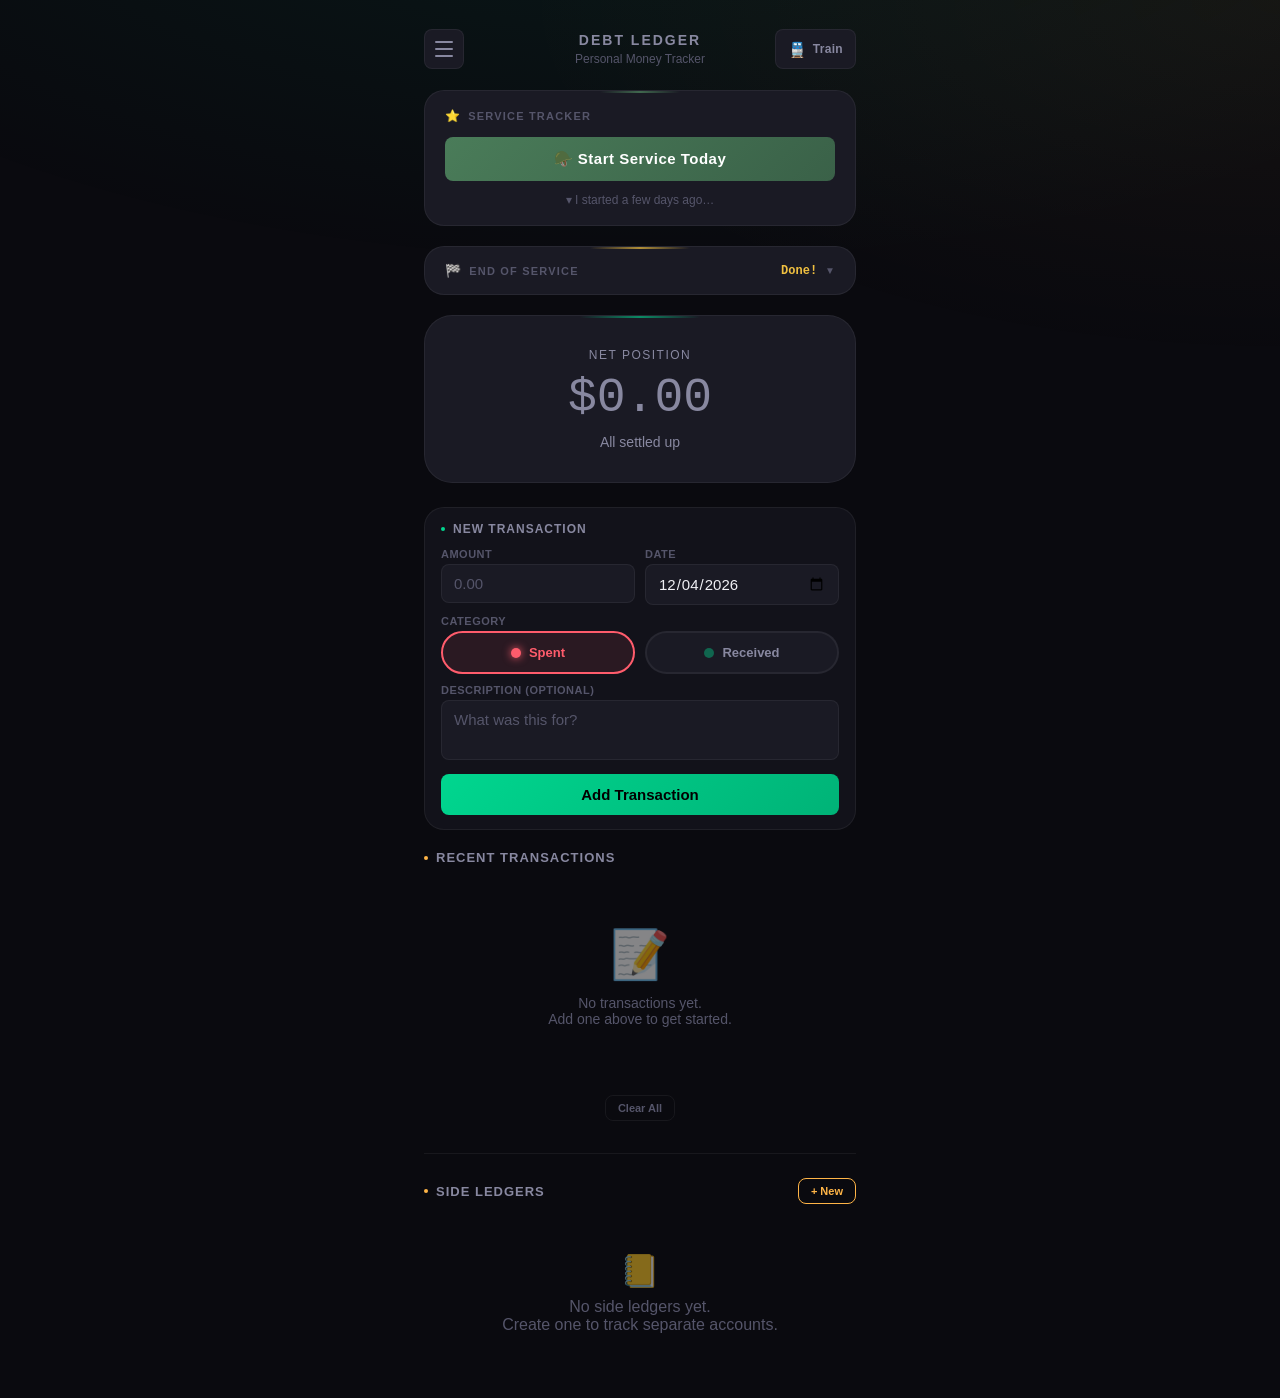
<file: index.html>
<!DOCTYPE html>
<html lang="en">

<head>
    <meta charset="UTF-8">
    <link rel="stylesheet" href="./style.css">
    <meta name="viewport" content="width=device-width, initial-scale=1.0, user-scalable=no">
    <meta name="apple-mobile-web-app-capable" content="yes">
    <meta name="apple-mobile-web-app-status-bar-style" content="black-translucent">
    <meta name="theme-color" content="#0a0a0f">
    <meta name="description" content="Track money exchanges and debts">
    <link rel="manifest"
        href="[data-uri]">
    <title>Debt Ledger</title>

</head>

<body>
    <div class="app-container">
        <!-- Header -->
        <header class="header">
            <button class="menu-btn" id="menuBtn" aria-label="Open menu">
                <span></span>
                <span></span>
                <span></span>
            </button>
            <div class="header-content">
                <h1>Debt Ledger</h1>
                <p class="subtitle">Personal Money Tracker</p>
            </div>
            <a class="train-btn" href="https://train-search-main.vercel.app/" target="_blank" rel="noopener noreferrer"
                aria-label="Book train tickets">
                <span class="train-btn-icon">🚆</span>
                Train
            </a>
        </header>

        <!-- Military Service Tracker -->
        <section class="service-tracker" id="serviceTracker"></section>

        <!-- End-of-Service Countdown -->
        <section class="eos-countdown" id="eosCountdown"></section>

        <!-- Dashboard -->
        <section class="dashboard neutral" id="dashboard">
            <p class="position-label">Net Position</p>
            <p class="position-amount" id="positionAmount">$0.00</p>
            <p class="position-description" id="positionDesc">All settled up</p>
        </section>

        <!-- Form Section -->
        <section class="form-section">
            <h2 class="form-title">New Transaction</h2>
            <form id="transactionForm" class="form-grid">
                <div class="form-row">
                    <div class="form-group">
                        <label for="amount">Amount</label>
                        <input type="number" id="amount" placeholder="0.00" step="0.01" min="0" required>
                    </div>
                    <div class="form-group">
                        <label for="date">Date</label>
                        <input type="date" id="date" required>
                    </div>
                </div>
                <div class="recommendations-container" id="amountRecommendationsContainer">
                    <div class="recommendations-list" id="amountRecommendationsList"></div>
                </div>
                <div class="form-group full-width">
                    <label>Category</label>
                    <div class="category-toggle">
                        <button type="button" class="category-btn spent active" data-value="spent-his">
                            <span class="dot"></span>
                            Spent
                        </button>
                        <button type="button" class="category-btn received" data-value="received">
                            <span class="dot"></span>
                            Received
                        </button>
                    </div>
                    <input type="hidden" id="category" value="spent-his">
                </div>
                <div class="form-group full-width">
                    <label for="description">Description (Optional)</label>
                    <textarea id="description" placeholder="What was this for?"></textarea>
                </div>
                <div class="recommendations-container" id="recommendationsContainer">
                    <span class="recommendations-label">Recent descriptions</span>
                    <div class="recommendations-list" id="recommendationsList"></div>
                </div>
                <button type="submit" class="submit-btn">Add Transaction</button>
            </form>
        </section>

        <!-- Transaction History -->
        <section class="history-section">
            <div class="section-header">
                <h2 class="section-title">Recent Transactions</h2>
                <button class="view-all-btn" id="viewAllBtn">View All</button>
            </div>
            <div class="transactions-list" id="transactionsList">
                <!-- Transactions will be inserted here -->
            </div>
            <div class="section-header" style="margin-top: 20px; justify-content: center;">
                <button class="clear-btn" id="clearAllBtn">Clear All</button>
            </div>
        </section>

        <!-- Side Ledgers Section -->
        <section class="side-ledgers-section">
            <div class="side-ledgers-header">
                <h2 class="section-title">Side Ledgers</h2>
                <button class="create-ledger-btn" id="createLedgerBtn">+ New</button>
            </div>
            <div class="side-ledgers-list" id="sideLedgersList">
                <!-- Side ledgers will be inserted here -->
            </div>
        </section>
    </div>

    <!-- Side Drawer -->
    <div class="drawer-overlay" id="drawerOverlay">
        <div class="drawer">
            <div class="drawer-header">
                <span class="drawer-title">Ledgers</span>
                <button class="drawer-close" id="drawerClose">&times;</button>
            </div>
            <div class="drawer-content">
                <div class="drawer-section">
                    <div class="drawer-section-title">Main</div>
                    <button class="drawer-item main-ledger" id="drawerMainLedger">
                        <div class="drawer-item-icon">$</div>
                        <div class="drawer-item-info">
                            <div class="drawer-item-name">Main Ledger</div>
                            <div class="drawer-item-balance neutral" id="drawerMainBalance">$0.00</div>
                        </div>
                    </button>
                </div>
                <div class="drawer-section">
                    <div class="drawer-section-title">Side Ledgers</div>
                    <div id="drawerSideLedgersList">
                        <!-- Side ledgers will be inserted here -->
                    </div>
                    <button class="drawer-create-btn" id="drawerCreateBtn">+ Create New Ledger</button>
                </div>
                <div class="drawer-section">
                    <div class="drawer-section-title">Data</div>
                    <div class="drawer-data-actions">
                        <button class="drawer-data-btn export-btn" id="exportDataBtn">⬇ Export Data</button>
                        <button class="drawer-data-btn import-btn" id="importDataBtn">⬆ Import Data</button>
                    </div>
                </div>
            </div>
        </div>
    </div>

    <!-- All Transactions Page -->
    <div class="all-transactions-page" id="allTransactionsPage">
        <div class="all-transactions-header">
            <button class="back-btn" id="backBtn">←</button>
            <h2 class="all-transactions-title">All Transactions</h2>
            <span class="transaction-count" id="transactionCount">0</span>
        </div>
        <div class="all-transactions-content">
            <div class="section-header" style="margin-bottom: 16px;">
                <div class="copy-controls">
                    <input type="number" class="copy-input" id="copyCount" value="5" min="1" max="100">
                    <button class="copy-btn" id="copyBtn">Copy</button>
                </div>
            </div>
            <div class="all-transactions-list" id="allTransactionsList">
                <!-- All transactions will be inserted here -->
            </div>
        </div>
    </div>

    <!-- Side Ledger Page -->
    <div class="side-ledger-page" id="sideLedgerPage">
        <div class="side-ledger-page-header">
            <button class="back-btn" id="sideLedgerBackBtn">←</button>
            <h2 class="side-ledger-page-title" id="sideLedgerPageTitle">Side Ledger</h2>
            <button class="side-ledger-delete-btn" id="sideLedgerDeleteBtn">Delete</button>
        </div>
        <div class="side-ledger-page-content">
            <!-- Dashboard -->
            <div class="side-ledger-dashboard neutral" id="sideLedgerDashboard">
                <p class="position-label">Net Position</p>
                <p class="side-ledger-position-amount" id="sideLedgerAmount">$0.00</p>
                <p class="position-description" id="sideLedgerDesc">All settled up</p>
            </div>

            <!-- Form -->
            <section class="form-section">
                <h2 class="form-title">New Transaction</h2>
                <form id="sideLedgerForm" class="form-grid">
                    <div class="form-row">
                        <div class="form-group">
                            <label for="sideLedgerAmountInput">Amount</label>
                            <input type="number" id="sideLedgerAmountInput" placeholder="0.00" step="0.01" min="0"
                                required>
                        </div>
                        <div class="form-group">
                            <label for="sideLedgerDate">Date</label>
                            <input type="date" id="sideLedgerDate" required>
                        </div>
                    </div>
                    <div class="recommendations-container" id="sideLedgerAmountRecommendationsContainer">
                        <div class="recommendations-list" id="sideLedgerAmountRecommendationsList"></div>
                    </div>
                    <div class="form-group full-width">
                        <label>Category</label>
                        <div class="category-toggle">
                            <button type="button" class="category-btn spent active" data-value="spent-his"
                                id="sideLedgerSpentBtn">
                                <span class="dot"></span>
                                Spent
                            </button>
                            <button type="button" class="category-btn received" data-value="received"
                                id="sideLedgerReceivedBtn">
                                <span class="dot"></span>
                                Received
                            </button>
                        </div>
                        <input type="hidden" id="sideLedgerCategory" value="spent-his">
                    </div>
                    <div class="form-group full-width">
                        <label for="sideLedgerDescription">Description (Optional)</label>
                        <textarea id="sideLedgerDescription" placeholder="What was this for?"></textarea>
                    </div>
                    <div class="recommendations-container" id="sideLedgerRecommendationsContainer">
                        <span class="recommendations-label">Recent descriptions</span>
                        <div class="recommendations-list" id="sideLedgerRecommendationsList"></div>
                    </div>
                    <button type="submit" class="submit-btn">Add Transaction</button>
                </form>
            </section>

            <!-- Transactions -->
            <section class="history-section" style="margin-top: 20px;">
                <div class="section-header">
                    <h2 class="section-title">Transactions</h2>
                    <span class="transaction-count" id="sideLedgerTxCount">0</span>
                </div>
                <div class="transactions-list" id="sideLedgerTransactionsList">
                    <!-- Side ledger transactions will be inserted here -->
                </div>
                <div class="section-header" style="margin-top: 20px; justify-content: center;">
                    <button class="clear-btn" id="sideLedgerClearAllBtn">Clear All</button>
                </div>
            </section>
        </div>
    </div>

    <!-- Create Ledger Modal -->
    <div class="create-ledger-modal" id="createLedgerModal">
        <div class="create-ledger-modal-content">
            <h3 class="create-ledger-modal-title">Create Side Ledger</h3>
            <input type="text" class="create-ledger-input" id="newLedgerName" placeholder="Enter ledger name..."
                maxlength="30">
            <div class="create-ledger-actions">
                <button class="create-ledger-cancel" id="createLedgerCancel">Cancel</button>
                <button class="create-ledger-submit" id="createLedgerSubmit">Create</button>
            </div>
        </div>
    </div>

    <!-- Detail Modal -->
    <div class="modal-overlay" id="modalOverlay">
        <div class="modal">
            <div class="modal-handle"></div>
            <div class="modal-content">
                <div class="modal-header">
                    <h3 class="modal-title">Transaction Details</h3>
                    <button class="modal-close" id="modalClose">&times;</button>
                </div>
                <div id="modalDetails">
                    <!-- Details will be inserted here -->
                </div>
                <div class="modal-actions" id="modalActions">
                    <button class="edit-btn" id="editBtn">Edit</button>
                    <button class="delete-btn" id="deleteBtn">Delete</button>
                </div>
            </div>
        </div>
    </div>

    <!-- Toast -->
    <div class="toast" id="toast"></div>
    <input type="file" id="importFileInput" accept=".json" style="display:none;">

    <script src="script.js"></script>
</body>

</html>
</file>
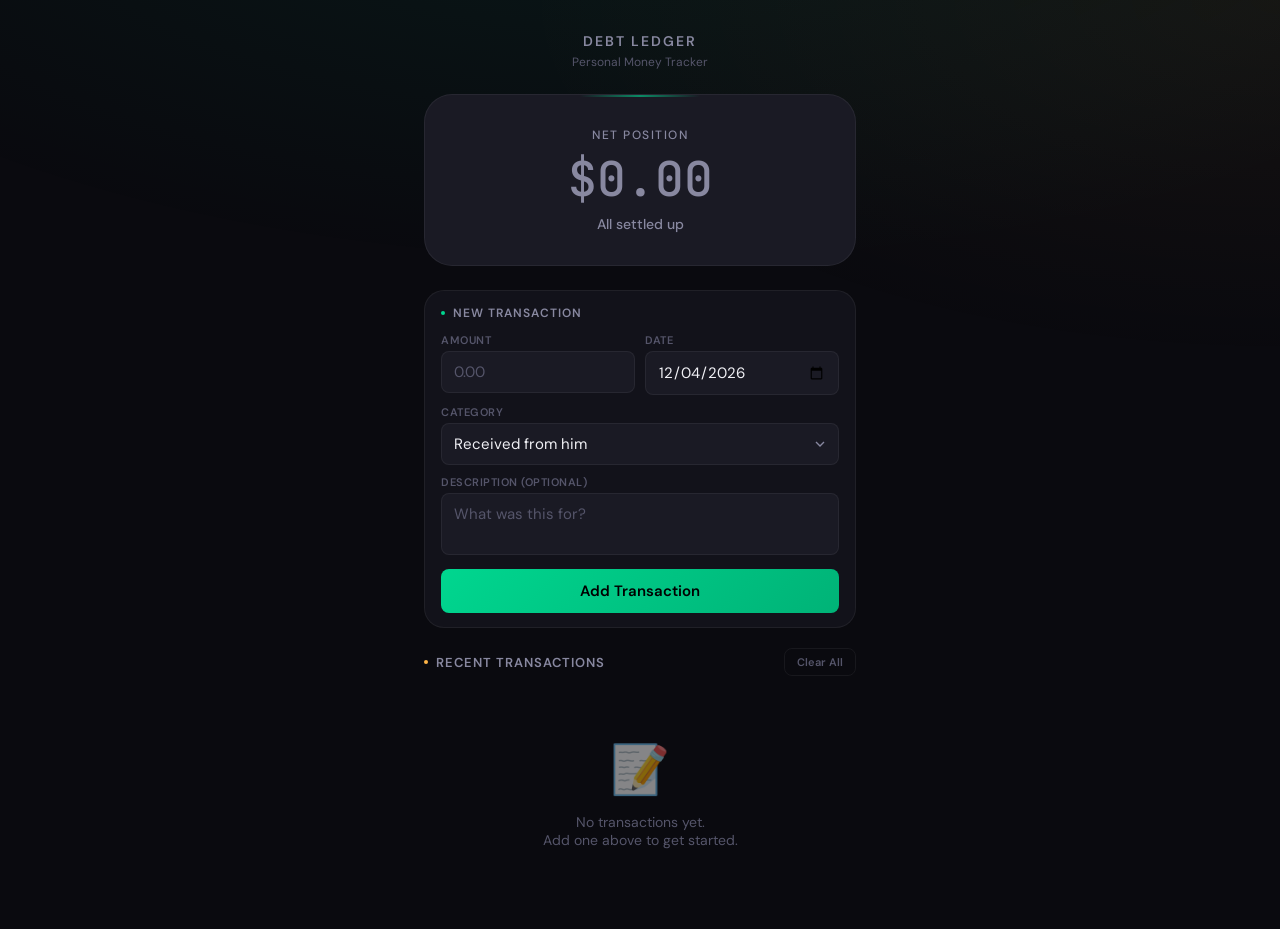
<file: debt-ledger.html>
<!DOCTYPE html>
<html lang="en">
<head>
    <meta charset="UTF-8">
    <meta name="viewport" content="width=device-width, initial-scale=1.0, user-scalable=no">
    <meta name="apple-mobile-web-app-capable" content="yes">
    <meta name="apple-mobile-web-app-status-bar-style" content="black-translucent">
    <title>Debt Ledger</title>
    <link rel="preconnect" href="https://fonts.googleapis.com">
    <link rel="preconnect" href="https://fonts.gstatic.com" crossorigin>
    <link href="https://fonts.googleapis.com/css2?family=DM+Sans:opsz,wght@9..40,400;9..40,500;9..40,600;9..40,700&family=JetBrains+Mono:wght@500&display=swap" rel="stylesheet">
    <style>
        :root {
            --bg-primary: #0a0a0f;
            --bg-secondary: #12121a;
            --bg-card: #1a1a24;
            --bg-elevated: #222230;
            --text-primary: #f0f0f5;
            --text-secondary: #8888a0;
            --text-muted: #55556a;
            --accent-green: #00d68f;
            --accent-green-glow: rgba(0, 214, 143, 0.2);
            --accent-red: #ff5c6c;
            --accent-red-glow: rgba(255, 92, 108, 0.2);
            --accent-amber: #ffb547;
            --border-subtle: rgba(255, 255, 255, 0.06);
            --border-active: rgba(255, 255, 255, 0.12);
            --radius-sm: 8px;
            --radius-md: 12px;
            --radius-lg: 20px;
            --radius-xl: 28px;
            --shadow-glow: 0 0 60px rgba(0, 214, 143, 0.08);
        }

        * {
            margin: 0;
            padding: 0;
            box-sizing: border-box;
            -webkit-tap-highlight-color: transparent;
        }

        html, body {
            font-family: 'DM Sans', -apple-system, BlinkMacSystemFont, sans-serif;
            background: var(--bg-primary);
            color: var(--text-primary);
            min-height: 100vh;
            overflow-x: hidden;
        }

        body {
            padding-bottom: env(safe-area-inset-bottom);
        }

        /* Background Pattern */
        body::before {
            content: '';
            position: fixed;
            top: 0;
            left: 0;
            right: 0;
            bottom: 0;
            background: 
                radial-gradient(ellipse 80% 50% at 50% -20%, rgba(0, 214, 143, 0.08), transparent),
                radial-gradient(ellipse 60% 40% at 100% 0%, rgba(255, 181, 71, 0.05), transparent);
            pointer-events: none;
            z-index: 0;
        }

        .app-container {
            position: relative;
            z-index: 1;
            max-width: 480px;
            margin: 0 auto;
            padding: 20px 16px;
            min-height: 100vh;
        }

        /* Header */
        .header {
            text-align: center;
            margin-bottom: 24px;
            animation: fadeDown 0.6s ease-out;
        }

        @keyframes fadeDown {
            from { opacity: 0; transform: translateY(-20px); }
            to { opacity: 1; transform: translateY(0); }
        }

        .header h1 {
            font-size: 14px;
            font-weight: 600;
            letter-spacing: 2px;
            text-transform: uppercase;
            color: var(--text-secondary);
            margin-bottom: 4px;
        }

        .header .subtitle {
            font-size: 12px;
            color: var(--text-muted);
        }

        /* Dashboard Card */
        .dashboard {
            background: var(--bg-card);
            border: 1px solid var(--border-subtle);
            border-radius: var(--radius-xl);
            padding: 32px 24px;
            text-align: center;
            margin-bottom: 24px;
            position: relative;
            overflow: hidden;
            animation: fadeUp 0.6s ease-out 0.1s both;
        }

        @keyframes fadeUp {
            from { opacity: 0; transform: translateY(20px); }
            to { opacity: 1; transform: translateY(0); }
        }

        .dashboard::before {
            content: '';
            position: absolute;
            top: 0;
            left: 50%;
            transform: translateX(-50%);
            width: 120px;
            height: 2px;
            background: linear-gradient(90deg, transparent, var(--accent-green), transparent);
            opacity: 0.6;
        }

        .dashboard.negative::before {
            background: linear-gradient(90deg, transparent, var(--accent-red), transparent);
        }

        .position-label {
            font-size: 12px;
            font-weight: 500;
            color: var(--text-secondary);
            text-transform: uppercase;
            letter-spacing: 1.5px;
            margin-bottom: 12px;
        }

        .position-amount {
            font-family: 'JetBrains Mono', monospace;
            font-size: 48px;
            font-weight: 500;
            line-height: 1;
            margin-bottom: 12px;
            transition: color 0.3s ease;
        }

        .dashboard.positive .position-amount {
            color: var(--accent-green);
            text-shadow: 0 0 40px var(--accent-green-glow);
        }

        .dashboard.negative .position-amount {
            color: var(--accent-red);
            text-shadow: 0 0 40px var(--accent-red-glow);
        }

        .dashboard.neutral .position-amount {
            color: var(--text-secondary);
        }

        .position-description {
            font-size: 14px;
            color: var(--text-secondary);
            font-weight: 500;
        }

        .position-description strong {
            color: var(--text-primary);
        }

        /* Form Section */
        .form-section {
            background: var(--bg-secondary);
            border: 1px solid var(--border-subtle);
            border-radius: var(--radius-lg);
            padding: 14px 16px;
            margin-bottom: 20px;
            animation: fadeUp 0.6s ease-out 0.2s both;
            overflow: hidden;
            width: 100%;
        }

        .form-title {
            font-size: 12px;
            font-weight: 600;
            color: var(--text-secondary);
            text-transform: uppercase;
            letter-spacing: 1px;
            margin-bottom: 12px;
            display: flex;
            align-items: center;
            gap: 8px;
        }

        .form-title::before {
            content: '';
            width: 4px;
            height: 4px;
            background: var(--accent-green);
            border-radius: 50%;
        }

        .form-grid {
            display: grid;
            gap: 10px;
        }

        .form-row {
            display: grid;
            grid-template-columns: 1fr 1fr;
            gap: 10px;
        }

        .form-group {
            display: flex;
            flex-direction: column;
            gap: 4px;
            min-width: 0;
        }

        .form-group.full-width {
            grid-column: 1 / -1;
        }

        .form-group label {
            font-size: 11px;
            font-weight: 600;
            color: var(--text-muted);
            text-transform: uppercase;
            letter-spacing: 0.5px;
        }

        .form-group input,
        .form-group select,
        .form-group textarea {
            background: var(--bg-card);
            border: 1px solid var(--border-subtle);
            border-radius: var(--radius-sm);
            padding: 10px 12px;
            font-size: 15px;
            font-family: inherit;
            color: var(--text-primary);
            transition: all 0.2s ease;
            -webkit-appearance: none;
            appearance: none;
            width: 100%;
            max-width: 100%;
            min-width: 0;
            box-sizing: border-box;
        }

        .form-group input:focus,
        .form-group select:focus,
        .form-group textarea:focus {
            outline: none;
            border-color: var(--accent-green);
            box-shadow: 0 0 0 3px var(--accent-green-glow);
        }

        .form-group input::placeholder,
        .form-group textarea::placeholder {
            color: var(--text-muted);
        }

        .form-group select {
            background-image: url("data:image/svg+xml,%3Csvg xmlns='http://www.w3.org/2000/svg' width='16' height='16' viewBox='0 0 24 24' fill='none' stroke='%238888a0' stroke-width='2'%3E%3Cpath d='M6 9l6 6 6-6'/%3E%3C/svg%3E");
            background-repeat: no-repeat;
            background-position: right 10px center;
            padding-right: 36px;
            cursor: pointer;
        }

        .form-group textarea {
            resize: none;
            min-height: 60px;
            word-wrap: break-word;
            overflow-wrap: break-word;
            position: relative;
        }

        /* Autocomplete Suggestions */
        .suggestions-container {
            position: relative;
        }

        .suggestions-list {
            position: absolute;
            top: 100%;
            left: 0;
            right: 0;
            background: var(--bg-elevated);
            border: 1px solid var(--border-active);
            border-radius: var(--radius-sm);
            margin-top: 4px;
            max-height: 150px;
            overflow-y: auto;
            z-index: 10;
            display: none;
            box-shadow: 0 4px 12px rgba(0, 0, 0, 0.3);
        }

        .suggestions-list.show {
            display: block;
        }

        .suggestion-item {
            padding: 10px 12px;
            cursor: pointer;
            font-size: 14px;
            color: var(--text-primary);
            border-bottom: 1px solid var(--border-subtle);
            transition: background 0.15s ease;
        }

        .suggestion-item:last-child {
            border-bottom: none;
        }

        .suggestion-item:hover,
        .suggestion-item.active {
            background: var(--bg-card);
        }

        .suggestion-item:active {
            background: var(--bg-secondary);
        }

        .submit-btn {
            width: 100%;
            max-width: 100%;
            background: linear-gradient(135deg, var(--accent-green), #00b377);
            border: none;
            border-radius: var(--radius-sm);
            padding: 12px;
            font-size: 15px;
            font-weight: 600;
            font-family: inherit;
            color: #000;
            cursor: pointer;
            transition: all 0.2s ease;
            margin-top: 4px;
            box-sizing: border-box;
        }

        .submit-btn:hover {
            transform: translateY(-2px);
            box-shadow: 0 8px 24px var(--accent-green-glow);
        }

        .submit-btn:active {
            transform: translateY(0);
        }

        /* Transaction History */
        .history-section {
            animation: fadeUp 0.6s ease-out 0.3s both;
        }

        .section-header {
            display: flex;
            justify-content: space-between;
            align-items: center;
            margin-bottom: 14px;
        }

        .section-title {
            font-size: 13px;
            font-weight: 600;
            color: var(--text-secondary);
            text-transform: uppercase;
            letter-spacing: 1px;
            display: flex;
            align-items: center;
            gap: 8px;
        }

        .section-title::before {
            content: '';
            width: 4px;
            height: 4px;
            background: var(--accent-amber);
            border-radius: 50%;
        }

        .clear-btn {
            background: transparent;
            border: 1px solid var(--border-subtle);
            border-radius: var(--radius-sm);
            padding: 6px 12px;
            font-size: 11px;
            font-weight: 600;
            font-family: inherit;
            color: var(--text-muted);
            cursor: pointer;
            transition: all 0.2s ease;
        }

        .clear-btn:hover {
            border-color: var(--accent-red);
            color: var(--accent-red);
        }

        .transactions-list {
            display: flex;
            flex-direction: column;
            gap: 10px;
        }

        .empty-state {
            text-align: center;
            padding: 48px 24px;
            color: var(--text-muted);
        }

        .empty-state-icon {
            font-size: 48px;
            margin-bottom: 12px;
            opacity: 0.5;
        }

        .empty-state p {
            font-size: 14px;
        }

        /* Receipt Card */
        .receipt {
            background: var(--bg-card);
            border: 1px solid var(--border-subtle);
            border-radius: var(--radius-md);
            padding: 16px;
            cursor: pointer;
            transition: all 0.2s ease;
            position: relative;
            overflow: hidden;
        }

        .receipt::before {
            content: '';
            position: absolute;
            left: 0;
            top: 0;
            bottom: 0;
            width: 3px;
        }

        .receipt.type-received::before {
            background: var(--accent-green);
        }

        .receipt.type-spent-his::before {
            background: var(--accent-red);
        }

        .receipt:hover {
            border-color: var(--border-active);
            transform: translateX(4px);
        }

        .receipt:active {
            background: var(--bg-elevated);
        }

        .receipt-header {
            display: flex;
            justify-content: space-between;
            align-items: flex-start;
            margin-bottom: 8px;
        }

        .receipt-type {
            font-size: 11px;
            font-weight: 600;
            text-transform: uppercase;
            letter-spacing: 0.5px;
            padding: 4px 8px;
            border-radius: 4px;
        }

        .receipt.type-received .receipt-type {
            background: var(--accent-green-glow);
            color: var(--accent-green);
        }

        .receipt.type-spent-his .receipt-type {
            background: var(--accent-red-glow);
            color: var(--accent-red);
        }

        .receipt-amount {
            font-family: 'JetBrains Mono', monospace;
            font-size: 20px;
            font-weight: 500;
        }

        .receipt.type-received .receipt-amount {
            color: var(--accent-green);
        }

        .receipt.type-spent-his .receipt-amount {
            color: var(--accent-red);
        }

        .receipt-date {
            font-size: 12px;
            color: var(--text-muted);
        }

        .receipt-desc {
            font-size: 13px;
            color: var(--text-secondary);
            margin-top: 4px;
            white-space: nowrap;
            overflow: hidden;
            text-overflow: ellipsis;
        }

        /* Modal */
        .modal-overlay {
            position: fixed;
            inset: 0;
            background: rgba(0, 0, 0, 0.8);
            backdrop-filter: blur(8px);
            z-index: 100;
            display: flex;
            align-items: flex-end;
            justify-content: center;
            opacity: 0;
            visibility: hidden;
            transition: all 0.3s ease;
        }

        .modal-overlay.active {
            opacity: 1;
            visibility: visible;
        }

        .modal {
            background: var(--bg-secondary);
            border-radius: var(--radius-xl) var(--radius-xl) 0 0;
            width: 100%;
            max-width: 480px;
            max-height: 85vh;
            overflow-y: auto;
            transform: translateY(100%);
            transition: transform 0.3s ease;
        }

        .modal-overlay.active .modal {
            transform: translateY(0);
        }

        .modal-handle {
            width: 40px;
            height: 4px;
            background: var(--text-muted);
            border-radius: 2px;
            margin: 12px auto;
            opacity: 0.5;
        }

        .modal-content {
            padding: 8px 24px 32px;
        }

        .modal-header {
            display: flex;
            justify-content: space-between;
            align-items: center;
            margin-bottom: 24px;
        }

        .modal-title {
            font-size: 18px;
            font-weight: 600;
        }

        .modal-close {
            background: var(--bg-elevated);
            border: none;
            width: 36px;
            height: 36px;
            border-radius: 50%;
            display: flex;
            align-items: center;
            justify-content: center;
            cursor: pointer;
            color: var(--text-secondary);
            font-size: 20px;
            transition: all 0.2s ease;
        }

        .modal-close:hover {
            background: var(--bg-card);
            color: var(--text-primary);
        }

        .detail-row {
            display: flex;
            justify-content: space-between;
            padding: 16px 0;
            border-bottom: 1px solid var(--border-subtle);
        }

        .detail-row:last-child {
            border-bottom: none;
        }

        .detail-label {
            font-size: 13px;
            color: var(--text-muted);
        }

        .detail-value {
            font-size: 14px;
            font-weight: 500;
            text-align: right;
        }

        .detail-value.amount {
            font-family: 'JetBrains Mono', monospace;
            font-size: 18px;
        }

        .detail-value.green { color: var(--accent-green); }
        .detail-value.red { color: var(--accent-red); }

        .detail-value.description {
            max-width: 60%;
            word-wrap: break-word;
        }

        .delete-btn {
            width: 100%;
            background: transparent;
            border: 1px solid var(--accent-red);
            border-radius: var(--radius-md);
            padding: 16px;
            font-size: 14px;
            font-weight: 600;
            font-family: inherit;
            color: var(--accent-red);
            cursor: pointer;
            margin-top: 24px;
            transition: all 0.2s ease;
        }

        .delete-btn:hover {
            background: var(--accent-red);
            color: #000;
        }

        /* Toast Notification */
        .toast {
            position: fixed;
            bottom: 100px;
            left: 50%;
            transform: translateX(-50%) translateY(20px);
            background: var(--bg-elevated);
            border: 1px solid var(--border-active);
            border-radius: var(--radius-md);
            padding: 14px 24px;
            font-size: 14px;
            font-weight: 500;
            color: var(--text-primary);
            z-index: 200;
            opacity: 0;
            visibility: hidden;
            transition: all 0.3s ease;
        }

        .toast.show {
            opacity: 1;
            visibility: visible;
            transform: translateX(-50%) translateY(0);
        }

        /* Animations for new receipts */
        @keyframes slideIn {
            from {
                opacity: 0;
                transform: translateX(-20px);
            }
            to {
                opacity: 1;
                transform: translateX(0);
            }
        }

        .receipt.new {
            animation: slideIn 0.4s ease-out;
        }

        /* Responsive adjustments */
        @media (max-width: 380px) {
            .position-amount {
                font-size: 40px;
            }
            
            .form-row {
                grid-template-columns: 1fr;
            }
        }

        @media (min-width: 481px) {
            .app-container {
                padding: 32px 24px;
            }
        }
    </style>
</head>
<body>
    <div class="app-container">
        <!-- Header -->
        <header class="header">
            <h1>Debt Ledger</h1>
            <p class="subtitle">Personal Money Tracker</p>
        </header>

        <!-- Dashboard -->
        <section class="dashboard neutral" id="dashboard">
            <p class="position-label">Net Position</p>
            <p class="position-amount" id="positionAmount">$0.00</p>
            <p class="position-description" id="positionDesc">All settled up</p>
        </section>

        <!-- Form Section -->
        <section class="form-section">
            <h2 class="form-title">New Transaction</h2>
            <form id="transactionForm" class="form-grid">
                <div class="form-row">
                    <div class="form-group">
                        <label for="amount">Amount</label>
                        <input type="number" id="amount" placeholder="0.00" step="0.01" min="0" required>
                    </div>
                    <div class="form-group">
                        <label for="date">Date</label>
                        <input type="date" id="date" required>
                    </div>
                </div>
                <div class="form-group full-width">
                    <label for="category">Category</label>
                    <select id="category" required>
                        <option value="received">Received from him</option>
                        <option value="spent-his">Spent his money</option>
                    </select>
                </div>
                <div class="form-group full-width suggestions-container">
                    <label for="description">Description (Optional)</label>
                    <textarea id="description" placeholder="What was this for?"></textarea>
                    <div class="suggestions-list" id="suggestionsList"></div>
                </div>
                <button type="submit" class="submit-btn">Add Transaction</button>
            </form>
        </section>

        <!-- Transaction History -->
        <section class="history-section">
            <div class="section-header">
                <h2 class="section-title">Recent Transactions</h2>
                <button class="clear-btn" id="clearAllBtn">Clear All</button>
            </div>
            <div class="transactions-list" id="transactionsList">
                <!-- Transactions will be inserted here -->
            </div>
        </section>
    </div>

    <!-- Detail Modal -->
    <div class="modal-overlay" id="modalOverlay">
        <div class="modal">
            <div class="modal-handle"></div>
            <div class="modal-content">
                <div class="modal-header">
                    <h3 class="modal-title">Transaction Details</h3>
                    <button class="modal-close" id="modalClose">&times;</button>
                </div>
                <div id="modalDetails">
                    <!-- Details will be inserted here -->
                </div>
                <button class="delete-btn" id="deleteBtn">Delete Transaction</button>
            </div>
        </div>
    </div>

    <!-- Toast -->
    <div class="toast" id="toast"></div>

    <script>
        // =====================
        // State Management
        // =====================
        const STORAGE_KEY = 'debt_ledger_transactions';
        const DESCRIPTIONS_KEY = 'debt_ledger_descriptions';
        
        let transactions = loadTransactions();
        let selectedTransactionId = null;
        let savedDescriptions = loadDescriptions();
        let currentSuggestionIndex = -1;

        // =====================
        // LocalStorage Functions
        // =====================
        function loadTransactions() {
            try {
                const data = localStorage.getItem(STORAGE_KEY);
                return data ? JSON.parse(data) : [];
            } catch (e) {
                console.error('Error loading transactions:', e);
                return [];
            }
        }

        function saveTransactions() {
            try {
                localStorage.setItem(STORAGE_KEY, JSON.stringify(transactions));
            } catch (e) {
                console.error('Error saving transactions:', e);
                showToast('Error saving data');
            }
        }

        function loadDescriptions() {
            try {
                const data = localStorage.getItem(DESCRIPTIONS_KEY);
                return data ? JSON.parse(data) : [];
            } catch (e) {
                console.error('Error loading descriptions:', e);
                return [];
            }
        }

        function saveDescriptions() {
            try {
                localStorage.setItem(DESCRIPTIONS_KEY, JSON.stringify(savedDescriptions));
            } catch (e) {
                console.error('Error saving descriptions:', e);
            }
        }

        function addDescription(description) {
            const trimmed = description.trim();
            if (!trimmed || trimmed.length < 2) return;
            
            // Remove if already exists (to avoid duplicates)
            savedDescriptions = savedDescriptions.filter(d => d.toLowerCase() !== trimmed.toLowerCase());
            
            // Add to beginning (most recent first)
            savedDescriptions.unshift(trimmed);
            
            // Keep only last 10 descriptions
            if (savedDescriptions.length > 10) {
                savedDescriptions = savedDescriptions.slice(0, 10);
            }
            
            saveDescriptions();
        }

        function getMatchingDescriptions(input) {
            const trimmed = input.trim().toLowerCase();
            if (!trimmed) return savedDescriptions.slice(0, 5);
            
            return savedDescriptions
                .filter(desc => desc.toLowerCase().includes(trimmed))
                .slice(0, 5);
        }

        // =====================
        // Core Logic
        // =====================
        function calculateNetPosition() {
            return transactions.reduce((total, tx) => {
                switch (tx.category) {
                    case 'received':
                        return total + tx.amount; // His money I'm holding increases
                    case 'spent-his':
                        return total - tx.amount; // His money I'm holding decreases
                    default:
                        return total;
                }
            }, 0);
        }

        function getPositionDescription(amount) {
            if (amount > 0) {
                return `I have <strong>$${Math.abs(amount).toFixed(2)}</strong> of his money left`;
            } else if (amount < 0) {
                return `He owes me <strong>$${Math.abs(amount).toFixed(2)}</strong>`;
            }
            return 'All settled up';
        }

        // =====================
        // UI Updates
        // =====================
        function updateDashboard() {
            const dashboard = document.getElementById('dashboard');
            const amountEl = document.getElementById('positionAmount');
            const descEl = document.getElementById('positionDesc');
            
            const netPosition = calculateNetPosition();
            
            // Update classes
            dashboard.classList.remove('positive', 'negative', 'neutral');
            if (netPosition > 0) {
                dashboard.classList.add('positive');
            } else if (netPosition < 0) {
                dashboard.classList.add('negative');
            } else {
                dashboard.classList.add('neutral');
            }
            
            // Update display
            const sign = netPosition >= 0 ? '' : '-';
            amountEl.textContent = `${sign}$${Math.abs(netPosition).toFixed(2)}`;
            descEl.innerHTML = getPositionDescription(netPosition);
        }

        function renderTransactions() {
            const list = document.getElementById('transactionsList');
            
            if (transactions.length === 0) {
                list.innerHTML = `
                    <div class="empty-state">
                        <div class="empty-state-icon">📝</div>
                        <p>No transactions yet.<br>Add one above to get started.</p>
                    </div>
                `;
                return;
            }
            
            // Sort by date descending, then by timestamp descending
            const sorted = [...transactions]
                .sort((a, b) => {
                    const dateCompare = new Date(b.date) - new Date(a.date);
                    if (dateCompare !== 0) return dateCompare;
                    return b.timestamp - a.timestamp;
                })
                .slice(0, 10);
            
            list.innerHTML = sorted.map(tx => {
                const typeClass = `type-${tx.category}`;
                const typeLabel = getCategoryLabel(tx.category);
                const sign = tx.category === 'received' ? '+' : '-';
                const formattedDate = formatDate(tx.date);
                
                return `
                    <div class="receipt ${typeClass}" data-id="${tx.id}">
                        <div class="receipt-header">
                            <span class="receipt-type">${typeLabel}</span>
                            <span class="receipt-amount">${sign}$${tx.amount.toFixed(2)}</span>
                        </div>
                        <p class="receipt-date">${formattedDate}</p>
                        ${tx.description ? `<p class="receipt-desc">${escapeHtml(tx.description)}</p>` : ''}
                    </div>
                `;
            }).join('');
            
            // Add click listeners
            list.querySelectorAll('.receipt').forEach(el => {
                el.addEventListener('click', () => openModal(el.dataset.id));
            });
        }

        function getCategoryLabel(category) {
            switch (category) {
                case 'received': return 'Received';
                case 'spent-his': return 'Spent';
                default: return category;
            }
        }

        function formatDate(dateStr) {
            const date = new Date(dateStr + 'T00:00:00');
            return date.toLocaleDateString('en-US', { 
                month: 'short', 
                day: 'numeric',
                year: 'numeric'
            });
        }

        function formatTimestamp(timestamp) {
            const date = new Date(timestamp);
            return date.toLocaleString('en-US', {
                month: 'short',
                day: 'numeric',
                year: 'numeric',
                hour: 'numeric',
                minute: '2-digit',
                hour12: true
            });
        }

        function escapeHtml(text) {
            const div = document.createElement('div');
            div.textContent = text;
            return div.innerHTML;
        }

        // =====================
        // Modal Functions
        // =====================
        function openModal(id) {
            selectedTransactionId = id;
            const tx = transactions.find(t => t.id === id);
            if (!tx) return;
            
            const detailsEl = document.getElementById('modalDetails');
            const sign = tx.category === 'received' ? '+' : '-';
            const colorClass = tx.category === 'received' ? 'green' : 'red';
            
            detailsEl.innerHTML = `
                <div class="detail-row">
                    <span class="detail-label">Amount</span>
                    <span class="detail-value amount ${colorClass}">${sign}$${tx.amount.toFixed(2)}</span>
                </div>
                <div class="detail-row">
                    <span class="detail-label">Type</span>
                    <span class="detail-value">${getCategoryLabel(tx.category)}</span>
                </div>
                <div class="detail-row">
                    <span class="detail-label">Date</span>
                    <span class="detail-value">${formatDate(tx.date)}</span>
                </div>
                <div class="detail-row">
                    <span class="detail-label">Added On</span>
                    <span class="detail-value">${formatTimestamp(tx.timestamp)}</span>
                </div>
                ${tx.description ? `
                <div class="detail-row">
                    <span class="detail-label">Description</span>
                    <span class="detail-value description">${escapeHtml(tx.description)}</span>
                </div>
                ` : ''}
            `;
            
            document.getElementById('modalOverlay').classList.add('active');
            document.body.style.overflow = 'hidden';
        }

        function closeModal() {
            document.getElementById('modalOverlay').classList.remove('active');
            document.body.style.overflow = '';
            selectedTransactionId = null;
        }

        // =====================
        // Transaction Operations
        // =====================
        function addTransaction(data) {
            const tx = {
                id: generateId(),
                amount: parseFloat(data.amount),
                category: data.category,
                description: data.description.trim(),
                date: data.date,
                timestamp: Date.now()
            };
            
            // Save description for future use
            if (tx.description) {
                addDescription(tx.description);
            }
            
            transactions.push(tx);
            saveTransactions();
            updateDashboard();
            renderTransactions();
            showToast('Transaction added');
        }

        function deleteTransaction(id) {
            transactions = transactions.filter(tx => tx.id !== id);
            saveTransactions();
            updateDashboard();
            renderTransactions();
            closeModal();
            showToast('Transaction deleted');
        }

        function clearAllTransactions() {
            if (transactions.length === 0) return;
            
            if (confirm('Are you sure you want to delete all transactions? This cannot be undone.')) {
                transactions = [];
                saveTransactions();
                updateDashboard();
                renderTransactions();
                showToast('All transactions cleared');
            }
        }

        function generateId() {
            return Date.now().toString(36) + Math.random().toString(36).substr(2, 5);
        }

        // =====================
        // Toast Notification
        // =====================
        function showToast(message) {
            const toast = document.getElementById('toast');
            toast.textContent = message;
            toast.classList.add('show');
            
            setTimeout(() => {
                toast.classList.remove('show');
            }, 2500);
        }

        // =====================
        // Event Listeners
        // =====================
        document.addEventListener('DOMContentLoaded', () => {
            // Set default date to today
            const dateInput = document.getElementById('date');
            dateInput.value = new Date().toISOString().split('T')[0];
            
            // Initial render
            updateDashboard();
            renderTransactions();
        });

        // Form submission
        document.getElementById('transactionForm').addEventListener('submit', (e) => {
            e.preventDefault();
            
            const formData = {
                amount: document.getElementById('amount').value,
                category: document.getElementById('category').value,
                description: document.getElementById('description').value,
                date: document.getElementById('date').value
            };
            
            if (!formData.amount || parseFloat(formData.amount) <= 0) {
                showToast('Please enter a valid amount');
                return;
            }
            
            addTransaction(formData);
            
            // Reset form
            document.getElementById('amount').value = '';
            document.getElementById('description').value = '';
            document.getElementById('date').value = new Date().toISOString().split('T')[0];
            document.getElementById('category').value = 'received';
        });

        // Modal close
        document.getElementById('modalClose').addEventListener('click', closeModal);
        document.getElementById('modalOverlay').addEventListener('click', (e) => {
            if (e.target === e.currentTarget) closeModal();
        });

        // Delete transaction
        document.getElementById('deleteBtn').addEventListener('click', () => {
            if (selectedTransactionId) {
                if (confirm('Delete this transaction?')) {
                    deleteTransaction(selectedTransactionId);
                }
            }
        });

        // Clear all
        document.getElementById('clearAllBtn').addEventListener('click', clearAllTransactions);

        // Swipe down to close modal
        let touchStartY = 0;
        document.querySelector('.modal').addEventListener('touchstart', (e) => {
            touchStartY = e.touches[0].clientY;
        });

        document.querySelector('.modal').addEventListener('touchmove', (e) => {
            const touchY = e.touches[0].clientY;
            const diff = touchY - touchStartY;
            
            if (diff > 100) {
                closeModal();
            }
        });

        // =====================
        // Autocomplete for Description
        // =====================
        const descriptionInput = document.getElementById('description');
        const suggestionsList = document.getElementById('suggestionsList');

        function showSuggestions(matches) {
            if (matches.length === 0) {
                suggestionsList.classList.remove('show');
                return;
            }

            suggestionsList.innerHTML = matches.map(desc => 
                `<div class="suggestion-item">${escapeHtml(desc)}</div>`
            ).join('');

            suggestionsList.classList.add('show');
            currentSuggestionIndex = -1;

            // Add click listeners
            suggestionsList.querySelectorAll('.suggestion-item').forEach((item, index) => {
                item.addEventListener('click', () => {
                    descriptionInput.value = matches[index];
                    suggestionsList.classList.remove('show');
                });
            });
        }

        function hideSuggestions() {
            suggestionsList.classList.remove('show');
            currentSuggestionIndex = -1;
        }

        descriptionInput.addEventListener('input', (e) => {
            const matches = getMatchingDescriptions(e.target.value);
            showSuggestions(matches);
        });

        descriptionInput.addEventListener('focus', (e) => {
            if (savedDescriptions.length > 0) {
                const matches = getMatchingDescriptions(e.target.value);
                showSuggestions(matches);
            }
        });

        descriptionInput.addEventListener('blur', (e) => {
            // Delay to allow click on suggestion
            setTimeout(() => hideSuggestions(), 200);
        });

        descriptionInput.addEventListener('keydown', (e) => {
            const items = suggestionsList.querySelectorAll('.suggestion-item');
            
            if (!suggestionsList.classList.contains('show') || items.length === 0) {
                return;
            }

            if (e.key === 'ArrowDown') {
                e.preventDefault();
                currentSuggestionIndex = (currentSuggestionIndex + 1) % items.length;
                updateActiveSuggestion(items);
            } else if (e.key === 'ArrowUp') {
                e.preventDefault();
                currentSuggestionIndex = currentSuggestionIndex <= 0 ? items.length - 1 : currentSuggestionIndex - 1;
                updateActiveSuggestion(items);
            } else if (e.key === 'Enter' && currentSuggestionIndex >= 0) {
                e.preventDefault();
                descriptionInput.value = items[currentSuggestionIndex].textContent;
                hideSuggestions();
            } else if (e.key === 'Escape') {
                hideSuggestions();
            }
        });

        function updateActiveSuggestion(items) {
            items.forEach((item, index) => {
                if (index === currentSuggestionIndex) {
                    item.classList.add('active');
                    item.scrollIntoView({ block: 'nearest' });
                } else {
                    item.classList.remove('active');
                }
            });
        }

        // Hide suggestions when clicking outside
        document.addEventListener('click', (e) => {
            if (!descriptionInput.contains(e.target) && !suggestionsList.contains(e.target)) {
                hideSuggestions();
            }
        });
    </script>
</body>
</html>
</file>
<file: style.css>
:root {
            --bg-primary: #0a0a0f;
            --bg-secondary: #12121a;
            --bg-card: #1a1a24;
            --bg-elevated: #222230;
            --text-primary: #f0f0f5;
            --text-secondary: #8888a0;
            --text-muted: #55556a;
            --accent-green: #00d68f;
            --accent-green-glow: rgba(0, 214, 143, 0.2);
            --accent-red: #ff5c6c;
            --accent-red-glow: rgba(255, 92, 108, 0.2);
            --accent-amber: #ffb547;
            --border-subtle: rgba(255, 255, 255, 0.06);
            --border-active: rgba(255, 255, 255, 0.12);
            --radius-sm: 8px;
            --radius-md: 12px;
            --radius-lg: 20px;
            --radius-xl: 28px;
            --shadow-glow: 0 0 60px rgba(0, 214, 143, 0.08);
        }

        * {
            margin: 0;
            padding: 0;
            box-sizing: border-box;
            -webkit-tap-highlight-color: transparent;
        }

        html,
        body {
            font-family: -apple-system, BlinkMacSystemFont, 'Segoe UI', Roboto, 'Helvetica Neue', Arial, sans-serif;
            background: var(--bg-primary);
            color: var(--text-primary);
            min-height: 100vh;
            overflow-x: hidden;
        }

        body {
            padding-bottom: env(safe-area-inset-bottom);
        }

        /* Background Pattern */
        body::before {
            content: '';
            position: fixed;
            top: 0;
            left: 0;
            right: 0;
            bottom: 0;
            background:
                radial-gradient(ellipse 80% 50% at 50% -20%, rgba(0, 214, 143, 0.08), transparent),
                radial-gradient(ellipse 60% 40% at 100% 0%, rgba(255, 181, 71, 0.05), transparent);
            pointer-events: none;
            z-index: 0;
        }

        .app-container {
            position: relative;
            z-index: 1;
            max-width: 480px;
            margin: 0 auto;
            padding: 20px 16px;
            min-height: 100vh;
        }

        /* Header */
        .header {
            display: flex;
            align-items: center;
            justify-content: center;
            margin-bottom: 24px;
            animation: fadeDown 0.6s ease-out;
            position: relative;
        }

        @keyframes fadeDown {
            from {
                opacity: 0;
                transform: translateY(-20px);
            }

            to {
                opacity: 1;
                transform: translateY(0);
            }
        }

        .header-content {
            text-align: center;
        }

        .header h1 {
            font-size: 14px;
            font-weight: 600;
            letter-spacing: 2px;
            text-transform: uppercase;
            color: var(--text-secondary);
            margin-bottom: 4px;
        }

        .header .subtitle {
            font-size: 12px;
            color: var(--text-muted);
        }

        /* Hamburger Menu Button */
        .menu-btn {
            position: absolute;
            left: 0;
            background: var(--bg-card);
            border: 1px solid var(--border-subtle);
            border-radius: var(--radius-sm);
            width: 40px;
            height: 40px;
            display: flex;
            flex-direction: column;
            align-items: center;
            justify-content: center;
            gap: 5px;
            cursor: pointer;
            transition: all 0.2s ease;
        }

        .menu-btn:hover {
            border-color: var(--accent-amber);
            background: var(--bg-elevated);
        }

        .menu-btn span {
            display: block;
            width: 18px;
            height: 2px;
            background: var(--text-secondary);
            border-radius: 1px;
            transition: all 0.2s ease;
        }

        .menu-btn:hover span {
            background: var(--accent-amber);
        }

        /* Train Ticket Button */
        .train-btn {
            position: absolute;
            right: 0;
            background: var(--bg-card);
            border: 1px solid var(--border-subtle);
            border-radius: var(--radius-sm);
            height: 40px;
            padding: 0 12px;
            display: flex;
            align-items: center;
            justify-content: center;
            gap: 6px;
            cursor: pointer;
            transition: all 0.2s ease;
            text-decoration: none;
            font-family: inherit;
            font-size: 12px;
            font-weight: 600;
            color: var(--text-secondary);
            letter-spacing: 0.3px;
            white-space: nowrap;
        }

        .train-btn:hover {
            border-color: var(--accent-amber);
            background: rgba(255, 181, 71, 0.1);
            color: var(--accent-amber);
            box-shadow: 0 0 16px rgba(255, 181, 71, 0.15);
            transform: translateY(-1px);
        }

        .train-btn:active {
            transform: translateY(0);
        }

        .train-btn-icon {
            font-size: 15px;
            line-height: 1;
        }

        /* Side Drawer */
        .drawer-overlay {
            position: fixed;
            inset: 0;
            background: rgba(0, 0, 0, 0.6);
            backdrop-filter: blur(4px);
            z-index: 200;
            opacity: 0;
            visibility: hidden;
            transition: all 0.3s ease;
        }

        .drawer-overlay.active {
            opacity: 1;
            visibility: visible;
        }

        .drawer {
            position: fixed;
            top: 0;
            left: 0;
            bottom: 0;
            width: 280px;
            max-width: 85vw;
            background: var(--bg-secondary);
            z-index: 201;
            transform: translateX(-100%);
            transition: transform 0.3s ease;
            display: flex;
            flex-direction: column;
            overflow: hidden;
        }

        .drawer-overlay.active .drawer {
            transform: translateX(0);
        }

        .drawer-header {
            padding: 20px;
            border-bottom: 1px solid var(--border-subtle);
            display: flex;
            align-items: center;
            justify-content: space-between;
        }

        .drawer-title {
            font-size: 16px;
            font-weight: 600;
            color: var(--text-primary);
        }

        .drawer-close {
            background: var(--bg-elevated);
            border: none;
            width: 32px;
            height: 32px;
            border-radius: 50%;
            display: flex;
            align-items: center;
            justify-content: center;
            cursor: pointer;
            color: var(--text-secondary);
            font-size: 18px;
            transition: all 0.2s ease;
        }

        .drawer-close:hover {
            background: var(--bg-card);
            color: var(--text-primary);
        }

        .drawer-content {
            flex: 1;
            overflow-y: auto;
            padding: 12px;
        }

        .drawer-section {
            margin-bottom: 16px;
        }

        .drawer-section-title {
            font-size: 10px;
            font-weight: 600;
            color: var(--text-muted);
            text-transform: uppercase;
            letter-spacing: 1px;
            padding: 8px 12px;
        }

        .drawer-item {
            display: flex;
            align-items: center;
            gap: 12px;
            padding: 14px 12px;
            background: transparent;
            border: none;
            border-radius: var(--radius-sm);
            width: 100%;
            text-align: left;
            cursor: pointer;
            transition: all 0.2s ease;
            font-family: inherit;
        }

        .drawer-item:hover {
            background: var(--bg-card);
        }

        .drawer-item-icon {
            width: 36px;
            height: 36px;
            background: var(--bg-card);
            border-radius: var(--radius-sm);
            display: flex;
            align-items: center;
            justify-content: center;
            font-size: 16px;
            flex-shrink: 0;
        }

        .drawer-item.main-ledger .drawer-item-icon {
            background: rgba(0, 214, 143, 0.15);
        }

        .drawer-item-info {
            flex: 1;
            min-width: 0;
        }

        .drawer-item-name {
            font-size: 14px;
            font-weight: 500;
            color: var(--text-primary);
            white-space: nowrap;
            overflow: hidden;
            text-overflow: ellipsis;
        }

        .drawer-item-balance {
            font-family: 'SF Mono', 'Menlo', 'Monaco', 'Consolas', monospace;
            font-size: 12px;
            margin-top: 2px;
        }

        .drawer-item-balance.positive {
            color: var(--accent-green);
        }

        .drawer-item-balance.negative {
            color: var(--accent-red);
        }

        .drawer-item-balance.neutral {
            color: var(--text-muted);
        }

        .drawer-item.main-ledger .drawer-item-name {
            color: var(--accent-green);
        }

        .drawer-create-btn {
            display: flex;
            align-items: center;
            justify-content: center;
            gap: 8px;
            padding: 12px;
            background: transparent;
            border: 1px dashed var(--border-active);
            border-radius: var(--radius-sm);
            width: 100%;
            cursor: pointer;
            transition: all 0.2s ease;
            font-family: inherit;
            font-size: 13px;
            font-weight: 500;
            color: var(--text-secondary);
            margin-top: 8px;
        }

        .drawer-create-btn:hover {
            border-color: var(--accent-amber);
            color: var(--accent-amber);
            background: rgba(255, 181, 71, 0.1);
        }

        .drawer-data-actions {
            display: flex;
            flex-direction: column;
            gap: 8px;
        }

        .drawer-data-btn {
            display: flex;
            align-items: center;
            justify-content: center;
            gap: 8px;
            padding: 12px;
            border-radius: var(--radius-sm);
            width: 100%;
            cursor: pointer;
            transition: all 0.2s ease;
            font-family: inherit;
            font-size: 13px;
            font-weight: 600;
            border: 1px solid var(--border-active);
            background: transparent;
        }

        .drawer-data-btn.export-btn {
            color: var(--accent-green);
            border-color: rgba(0, 214, 143, 0.3);
        }

        .drawer-data-btn.export-btn:hover {
            background: rgba(0, 214, 143, 0.1);
            border-color: var(--accent-green);
            box-shadow: 0 0 12px rgba(0, 214, 143, 0.1);
        }

        .drawer-data-btn.import-btn {
            color: var(--accent-amber);
            border-color: rgba(255, 181, 71, 0.3);
        }

        .drawer-data-btn.import-btn:hover {
            background: rgba(255, 181, 71, 0.1);
            border-color: var(--accent-amber);
            box-shadow: 0 0 12px rgba(255, 181, 71, 0.1);
        }

        .drawer-data-btn:active {
            transform: scale(0.97);
        }

        /* Dashboard Card */
        .dashboard {
            background: var(--bg-card);
            border: 1px solid var(--border-subtle);
            border-radius: var(--radius-xl);
            padding: 32px 24px;
            text-align: center;
            margin-bottom: 24px;
            position: relative;
            overflow: hidden;
            animation: fadeUp 0.6s ease-out 0.1s both;
        }

        @keyframes fadeUp {
            from {
                opacity: 0;
                transform: translateY(20px);
            }

            to {
                opacity: 1;
                transform: translateY(0);
            }
        }

        .dashboard::before {
            content: '';
            position: absolute;
            top: 0;
            left: 50%;
            transform: translateX(-50%);
            width: 120px;
            height: 2px;
            background: linear-gradient(90deg, transparent, var(--accent-green), transparent);
            opacity: 0.6;
        }

        .dashboard.negative::before {
            background: linear-gradient(90deg, transparent, var(--accent-red), transparent);
        }

        .position-label {
            font-size: 12px;
            font-weight: 500;
            color: var(--text-secondary);
            text-transform: uppercase;
            letter-spacing: 1.5px;
            margin-bottom: 12px;
        }

        .position-amount {
            font-family: 'SF Mono', 'Menlo', 'Monaco', 'Consolas', 'Liberation Mono', 'Courier New', monospace;
            font-size: 48px;
            font-weight: 500;
            line-height: 1;
            margin-bottom: 12px;
            transition: color 0.3s ease;
        }

        .dashboard.positive .position-amount {
            color: var(--accent-green);
            text-shadow: 0 0 40px var(--accent-green-glow);
        }

        .dashboard.negative .position-amount {
            color: var(--accent-red);
            text-shadow: 0 0 40px var(--accent-red-glow);
        }

        .dashboard.neutral .position-amount {
            color: var(--text-secondary);
        }

        .position-description {
            font-size: 14px;
            color: var(--text-secondary);
            font-weight: 500;
        }

        .position-description strong {
            color: var(--text-primary);
        }

        /* Form Section */
        .form-section {
            background: var(--bg-secondary);
            border: 1px solid var(--border-subtle);
            border-radius: var(--radius-lg);
            padding: 14px 16px;
            margin-bottom: 20px;
            animation: fadeUp 0.6s ease-out 0.2s both;
            overflow: hidden;
            width: 100%;
        }

        .form-title {
            font-size: 12px;
            font-weight: 600;
            color: var(--text-secondary);
            text-transform: uppercase;
            letter-spacing: 1px;
            margin-bottom: 12px;
            display: flex;
            align-items: center;
            gap: 8px;
        }

        .form-title::before {
            content: '';
            width: 4px;
            height: 4px;
            background: var(--accent-green);
            border-radius: 50%;
        }

        .form-grid {
            display: grid;
            gap: 10px;
        }

        .form-row {
            display: grid;
            grid-template-columns: 1fr 1fr;
            gap: 10px;
        }

        .form-group {
            display: flex;
            flex-direction: column;
            gap: 4px;
            min-width: 0;
        }

        .form-group.full-width {
            grid-column: 1 / -1;
        }

        .form-group label {
            font-size: 11px;
            font-weight: 600;
            color: var(--text-muted);
            text-transform: uppercase;
            letter-spacing: 0.5px;
        }

        .form-group input,
        .form-group select,
        .form-group textarea {
            background: var(--bg-card);
            border: 1px solid var(--border-subtle);
            border-radius: var(--radius-sm);
            padding: 10px 12px;
            font-size: 15px;
            font-family: inherit;
            color: var(--text-primary);
            transition: all 0.2s ease;
            -webkit-appearance: none;
            appearance: none;
            width: 100%;
            max-width: 100%;
            min-width: 0;
            box-sizing: border-box;
        }

        .form-group input:focus,
        .form-group select:focus,
        .form-group textarea:focus {
            outline: none;
            border-color: var(--accent-green);
            box-shadow: 0 0 0 3px var(--accent-green-glow);
        }

        .form-group input::placeholder,
        .form-group textarea::placeholder {
            color: var(--text-muted);
        }

        .form-group select {
            background-image: url("data:image/svg+xml,%3Csvg xmlns='http://www.w3.org/2000/svg' width='16' height='16' viewBox='0 0 24 24' fill='none' stroke='%238888a0' stroke-width='2'%3E%3Cpath d='M6 9l6 6 6-6'/%3E%3C/svg%3E");
            background-repeat: no-repeat;
            background-position: right 10px center;
            padding-right: 36px;
            cursor: pointer;
        }

        .form-group textarea {
            resize: none;
            min-height: 60px;
            word-wrap: break-word;
            overflow-wrap: break-word;
            position: relative;
        }

        /* Remove number input spinners */
        input[type="number"]::-webkit-inner-spin-button,
        input[type="number"]::-webkit-outer-spin-button {
            -webkit-appearance: none;
            appearance: none;
            margin: 0;
        }

        input[type="number"] {
            -moz-appearance: textfield;
            appearance: textfield;
        }

        /* Category Toggle Buttons */
        .category-toggle {
            display: flex;
            gap: 10px;
        }

        .category-btn {
            flex: 1;
            display: flex;
            align-items: center;
            justify-content: center;
            gap: 8px;
            padding: 12px 16px;
            background: var(--bg-card);
            border: 2px solid var(--border-subtle);
            border-radius: 50px;
            cursor: pointer;
            transition: all 0.2s ease;
            font-family: inherit;
            font-size: 13px;
            font-weight: 600;
            color: var(--text-secondary);
        }

        .category-btn:hover {
            border-color: var(--border-active);
        }

        .category-btn .dot {
            width: 10px;
            height: 10px;
            border-radius: 50%;
            background: var(--text-muted);
            transition: all 0.2s ease;
        }

        .category-btn.received .dot {
            background: var(--accent-green);
            opacity: 0.4;
        }

        .category-btn.spent .dot {
            background: var(--accent-red);
            opacity: 0.4;
        }

        .category-btn.received.active {
            border-color: var(--accent-green);
            background: rgba(0, 214, 143, 0.1);
            color: var(--accent-green);
        }

        .category-btn.received.active .dot {
            opacity: 1;
            box-shadow: 0 0 8px var(--accent-green);
        }

        .category-btn.spent.active {
            border-color: var(--accent-red);
            background: rgba(255, 92, 108, 0.1);
            color: var(--accent-red);
        }

        .category-btn.spent.active .dot {
            opacity: 1;
            box-shadow: 0 0 8px var(--accent-red);
        }

        /* Description Recommendations */
        .recommendations-container {
            display: none;
            flex-direction: column;
            gap: 8px;
            margin-top: 6px;
        }

        .recommendations-container.show {
            display: flex;
        }

        .recommendations-label {
            font-size: 10px;
            font-weight: 600;
            color: var(--text-muted);
            text-transform: uppercase;
            letter-spacing: 0.5px;
        }

        .recommendations-list {
            display: flex;
            flex-wrap: wrap;
            gap: 6px;
        }

        .recommendation-chip {
            background: var(--bg-elevated);
            border: 1px solid var(--border-subtle);
            border-radius: 20px;
            padding: 6px 12px;
            font-size: 12px;
            font-family: inherit;
            color: var(--text-secondary);
            cursor: pointer;
            transition: all 0.2s ease;
            max-width: 140px;
            white-space: nowrap;
            overflow: hidden;
            text-overflow: ellipsis;
        }

        .recommendation-chip:hover {
            background: var(--bg-card);
            border-color: var(--accent-green);
            color: var(--text-primary);
        }

        .recommendation-chip:active {
            transform: scale(0.95);
        }

        .recommendation-chip.pinned {
            border-color: var(--accent-amber);
            color: var(--accent-amber);
        }

        .recommendation-chip.pinned::before {
            content: '📌 ';
            font-size: 10px;
        }

        .recommendation-chip.pinning {
            outline: 2px solid var(--accent-amber);
            outline-offset: 2px;
        }

        .submit-btn {
            width: 100%;
            max-width: 100%;
            background: linear-gradient(135deg, var(--accent-green), #00b377);
            border: none;
            border-radius: var(--radius-sm);
            padding: 12px;
            font-size: 15px;
            font-weight: 600;
            font-family: inherit;
            color: #000;
            cursor: pointer;
            transition: all 0.2s ease;
            margin-top: 4px;
            box-sizing: border-box;
        }

        .submit-btn:hover {
            transform: translateY(-2px);
            box-shadow: 0 8px 24px var(--accent-green-glow);
        }

        .submit-btn:active {
            transform: translateY(0);
        }

        /* Transaction History */
        .history-section {
            animation: fadeUp 0.6s ease-out 0.3s both;
        }

        .section-header {
            display: flex;
            justify-content: space-between;
            align-items: center;
            margin-bottom: 14px;
            flex-wrap: wrap;
            gap: 10px;
        }

        .section-header:has(.copy-controls) {
            justify-content: center;
        }

        .section-title {
            font-size: 13px;
            font-weight: 600;
            color: var(--text-secondary);
            text-transform: uppercase;
            letter-spacing: 1px;
            display: flex;
            align-items: center;
            gap: 8px;
        }

        .section-title::before {
            content: '';
            width: 4px;
            height: 4px;
            background: var(--accent-amber);
            border-radius: 50%;
        }

        .clear-btn {
            background: transparent;
            border: 1px solid var(--border-subtle);
            border-radius: var(--radius-sm);
            padding: 6px 12px;
            font-size: 11px;
            font-weight: 600;
            font-family: inherit;
            color: var(--text-muted);
            cursor: pointer;
            transition: all 0.2s ease;
        }

        .clear-btn:hover {
            border-color: var(--accent-red);
            color: var(--accent-red);
        }

        .copy-controls {
            display: flex;
            gap: 6px;
            align-items: center;
            flex-wrap: wrap;
        }

        .copy-input {
            background: var(--bg-card);
            border: 1px solid var(--border-subtle);
            border-radius: var(--radius-sm);
            padding: 6px 8px;
            font-size: 11px;
            font-weight: 600;
            font-family: inherit;
            color: var(--text-primary);
            width: 40px;
            text-align: center;
        }

        .copy-input:focus {
            outline: none;
            border-color: var(--accent-green);
        }

        .copy-btn {
            background: transparent;
            border: 1px solid var(--border-subtle);
            border-radius: var(--radius-sm);
            padding: 6px 12px;
            font-size: 11px;
            font-weight: 600;
            font-family: inherit;
            color: var(--text-muted);
            cursor: pointer;
            transition: all 0.2s ease;
            white-space: nowrap;
        }

        .copy-btn:hover {
            border-color: var(--accent-green);
            color: var(--accent-green);
        }

        .view-all-btn {
            background: transparent;
            border: 1px solid var(--border-subtle);
            border-radius: var(--radius-sm);
            padding: 6px 12px;
            font-size: 11px;
            font-weight: 600;
            font-family: inherit;
            color: var(--text-muted);
            cursor: pointer;
            transition: all 0.2s ease;
            white-space: nowrap;
        }

        .view-all-btn:hover {
            border-color: var(--accent-amber);
            color: var(--accent-amber);
        }

        /* All Transactions Page */
        .all-transactions-page {
            display: none;
            position: fixed;
            inset: 0;
            background: var(--bg-primary);
            z-index: 50;
            overflow-y: auto;
            padding-bottom: env(safe-area-inset-bottom);
        }

        .all-transactions-page.active {
            display: block;
        }

        .all-transactions-header {
            position: sticky;
            top: 0;
            background: var(--bg-primary);
            border-bottom: 1px solid var(--border-subtle);
            padding: 16px;
            display: flex;
            align-items: center;
            gap: 12px;
            z-index: 10;
        }

        .back-btn {
            background: var(--bg-card);
            border: 1px solid var(--border-subtle);
            border-radius: 50%;
            width: 36px;
            height: 36px;
            display: flex;
            align-items: center;
            justify-content: center;
            cursor: pointer;
            transition: all 0.2s ease;
            font-size: 20px;
            color: var(--text-primary);
        }

        .back-btn:hover {
            border-color: var(--border-active);
            background: var(--bg-elevated);
        }

        .all-transactions-title {
            font-size: 18px;
            font-weight: 600;
            color: var(--text-primary);
            flex: 1;
        }

        .transaction-count {
            font-size: 14px;
            color: var(--text-secondary);
            background: var(--bg-card);
            padding: 4px 12px;
            border-radius: 20px;
        }

        .all-transactions-content {
            max-width: 480px;
            margin: 0 auto;
            padding: 20px 16px;
        }

        .all-transactions-list {
            display: flex;
            flex-direction: column;
            gap: 10px;
        }

        .transactions-list {
            display: flex;
            flex-direction: column;
            gap: 10px;
        }

        .empty-state {
            text-align: center;
            padding: 48px 24px;
            color: var(--text-muted);
        }

        .empty-state-icon {
            font-size: 48px;
            margin-bottom: 12px;
            opacity: 0.5;
        }

        .empty-state p {
            font-size: 14px;
        }

        /* Receipt Card */
        .receipt {
            background: var(--bg-card);
            border: 1px solid var(--border-subtle);
            border-radius: var(--radius-md);
            padding: 16px;
            cursor: pointer;
            transition: all 0.2s ease;
            position: relative;
            overflow: hidden;
        }

        .receipt::before {
            content: '';
            position: absolute;
            left: 0;
            top: 0;
            bottom: 0;
            width: 3px;
        }

        .receipt.type-received::before {
            background: var(--accent-green);
        }

        .receipt.type-spent-his::before {
            background: var(--accent-red);
        }

        .receipt:hover {
            border-color: var(--border-active);
            transform: translateX(4px);
        }

        .receipt:active {
            background: var(--bg-elevated);
        }

        .receipt-header {
            display: flex;
            justify-content: space-between;
            align-items: flex-start;
            margin-bottom: 8px;
        }

        .receipt-type {
            font-size: 11px;
            font-weight: 600;
            text-transform: uppercase;
            letter-spacing: 0.5px;
            padding: 4px 8px;
            border-radius: 4px;
        }

        .receipt.type-received .receipt-type {
            background: var(--accent-green-glow);
            color: var(--accent-green);
        }

        .receipt.type-spent-his .receipt-type {
            background: var(--accent-red-glow);
            color: var(--accent-red);
        }

        .receipt-amount {
            font-family: 'SF Mono', 'Menlo', 'Monaco', 'Consolas', 'Liberation Mono', 'Courier New', monospace;
            font-size: 20px;
            font-weight: 500;
        }

        .receipt.type-received .receipt-amount {
            color: var(--accent-green);
        }

        .receipt.type-spent-his .receipt-amount {
            color: var(--accent-red);
        }

        .receipt-date {
            font-size: 12px;
            color: var(--text-muted);
        }

        .receipt-desc {
            font-size: 13px;
            color: var(--text-secondary);
            margin-top: 4px;
            white-space: nowrap;
            overflow: hidden;
            text-overflow: ellipsis;
        }

        /* Modal */
        .modal-overlay {
            position: fixed;
            inset: 0;
            background: rgba(0, 0, 0, 0.8);
            backdrop-filter: blur(8px);
            z-index: 100;
            display: flex;
            align-items: flex-end;
            justify-content: center;
            opacity: 0;
            visibility: hidden;
            transition: all 0.3s ease;
        }

        .modal-overlay.active {
            opacity: 1;
            visibility: visible;
        }

        .modal {
            background: var(--bg-secondary);
            border-radius: var(--radius-xl) var(--radius-xl) 0 0;
            width: 100%;
            max-width: 480px;
            max-height: 85vh;
            overflow-y: auto;
            transform: translateY(100%);
            transition: transform 0.3s ease;
        }

        .modal-overlay.active .modal {
            transform: translateY(0);
        }

        .modal-handle {
            width: 40px;
            height: 4px;
            background: var(--text-muted);
            border-radius: 2px;
            margin: 12px auto;
            opacity: 0.5;
        }

        .modal-content {
            padding: 8px 24px 32px;
        }

        .modal-header {
            display: flex;
            justify-content: space-between;
            align-items: center;
            margin-bottom: 24px;
        }

        .modal-title {
            font-size: 18px;
            font-weight: 600;
        }

        .modal-close {
            background: var(--bg-elevated);
            border: none;
            width: 36px;
            height: 36px;
            border-radius: 50%;
            display: flex;
            align-items: center;
            justify-content: center;
            cursor: pointer;
            color: var(--text-secondary);
            font-size: 20px;
            transition: all 0.2s ease;
        }

        .modal-close:hover {
            background: var(--bg-card);
            color: var(--text-primary);
        }

        .detail-row {
            display: flex;
            justify-content: space-between;
            padding: 16px 0;
            border-bottom: 1px solid var(--border-subtle);
        }

        .detail-row:last-child {
            border-bottom: none;
        }

        .detail-label {
            font-size: 13px;
            color: var(--text-muted);
        }

        .detail-value {
            font-size: 14px;
            font-weight: 500;
            text-align: right;
        }

        .detail-value.amount {
            font-family: 'SF Mono', 'Menlo', 'Monaco', 'Consolas', 'Liberation Mono', 'Courier New', monospace;
            font-size: 18px;
        }

        .detail-value.green {
            color: var(--accent-green);
        }

        .detail-value.red {
            color: var(--accent-red);
        }

        .detail-value.description {
            max-width: 60%;
            word-wrap: break-word;
        }

        .modal-actions {
            display: flex;
            gap: 10px;
            margin-top: 24px;
        }

        .edit-btn {
            flex: 1;
            background: transparent;
            border: 1px solid var(--accent-amber);
            border-radius: var(--radius-md);
            padding: 16px;
            font-size: 14px;
            font-weight: 600;
            font-family: inherit;
            color: var(--accent-amber);
            cursor: pointer;
            transition: all 0.2s ease;
        }

        .edit-btn:hover {
            background: var(--accent-amber);
            color: #000;
        }

        .delete-btn {
            flex: 1;
            background: transparent;
            border: 1px solid var(--accent-red);
            border-radius: var(--radius-md);
            padding: 16px;
            font-size: 14px;
            font-weight: 600;
            font-family: inherit;
            color: var(--accent-red);
            cursor: pointer;
            transition: all 0.2s ease;
        }

        .delete-btn:hover {
            background: var(--accent-red);
            color: #000;
        }

        /* Edit Form inside Modal */
        .modal-edit-form {
            display: flex;
            flex-direction: column;
            gap: 12px;
        }

        .modal-edit-form .form-group {
            display: flex;
            flex-direction: column;
            gap: 4px;
        }

        .modal-edit-form .form-group label {
            font-size: 11px;
            font-weight: 600;
            color: var(--text-muted);
            text-transform: uppercase;
            letter-spacing: 0.5px;
        }

        .modal-edit-form .form-group input,
        .modal-edit-form .form-group textarea {
            background: var(--bg-card);
            border: 1px solid var(--border-subtle);
            border-radius: var(--radius-sm);
            padding: 10px 12px;
            font-size: 15px;
            font-family: inherit;
            color: var(--text-primary);
            transition: all 0.2s ease;
            width: 100%;
        }

        .modal-edit-form .form-group input:focus,
        .modal-edit-form .form-group textarea:focus {
            outline: none;
            border-color: var(--accent-amber);
            box-shadow: 0 0 0 3px rgba(255, 181, 71, 0.2);
        }

        .modal-edit-form .form-group textarea {
            resize: none;
            min-height: 60px;
        }

        .modal-edit-form .form-row {
            display: grid;
            grid-template-columns: 1fr 1fr;
            gap: 10px;
        }

        .modal-edit-form .category-toggle {
            display: flex;
            gap: 10px;
        }

        .modal-edit-actions {
            display: flex;
            gap: 10px;
            margin-top: 8px;
        }

        .modal-edit-cancel {
            flex: 1;
            background: transparent;
            border: 1px solid var(--border-subtle);
            border-radius: var(--radius-md);
            padding: 14px;
            font-size: 14px;
            font-weight: 600;
            font-family: inherit;
            color: var(--text-secondary);
            cursor: pointer;
            transition: all 0.2s ease;
        }

        .modal-edit-cancel:hover {
            border-color: var(--border-active);
            color: var(--text-primary);
        }

        .modal-edit-save {
            flex: 1;
            background: linear-gradient(135deg, var(--accent-amber), #e5a33f);
            border: none;
            border-radius: var(--radius-md);
            padding: 14px;
            font-size: 14px;
            font-weight: 600;
            font-family: inherit;
            color: #000;
            cursor: pointer;
            transition: all 0.2s ease;
        }

        .modal-edit-save:hover {
            transform: translateY(-2px);
            box-shadow: 0 8px 24px rgba(255, 181, 71, 0.2);
        }

        /* Toast Notification */
        .toast {
            position: fixed;
            bottom: 100px;
            left: 50%;
            transform: translateX(-50%) translateY(20px);
            background: var(--bg-elevated);
            border: 1px solid var(--border-active);
            border-radius: var(--radius-md);
            padding: 14px 24px;
            font-size: 14px;
            font-weight: 500;
            color: var(--text-primary);
            z-index: 200;
            opacity: 0;
            visibility: hidden;
            transition: all 0.3s ease;
        }

        .toast.show {
            opacity: 1;
            visibility: visible;
            transform: translateX(-50%) translateY(0);
        }

        /* Animations for new receipts */
        @keyframes slideIn {
            from {
                opacity: 0;
                transform: translateX(-20px);
            }

            to {
                opacity: 1;
                transform: translateX(0);
            }
        }

        .receipt.new {
            animation: slideIn 0.4s ease-out;
        }

        /* Responsive adjustments */
        @media (max-width: 380px) {
            .position-amount {
                font-size: 40px;
            }

            .form-row {
                grid-template-columns: 1fr;
            }

            .section-header {
                flex-direction: column;
                align-items: flex-start;
            }

            .section-title {
                width: 100%;
            }

            .copy-controls {
                justify-content: center;
            }

            .view-all-btn {
                margin-left: auto;
            }
        }

        @media (min-width: 481px) {
            .app-container {
                padding: 32px 24px;
            }
        }

        /* Side Ledgers Section */
        .side-ledgers-section {
            margin-top: 32px;
            padding-top: 24px;
            border-top: 1px solid var(--border-subtle);
            animation: fadeUp 0.6s ease-out 0.4s both;
        }

        .side-ledgers-header {
            display: flex;
            justify-content: space-between;
            align-items: center;
            margin-bottom: 16px;
        }

        .create-ledger-btn {
            background: transparent;
            border: 1px solid var(--accent-amber);
            border-radius: var(--radius-sm);
            padding: 6px 12px;
            font-size: 11px;
            font-weight: 600;
            font-family: inherit;
            color: var(--accent-amber);
            cursor: pointer;
            transition: all 0.2s ease;
            display: flex;
            align-items: center;
            gap: 4px;
        }

        .create-ledger-btn:hover {
            background: var(--accent-amber);
            color: #000;
        }

        .side-ledgers-list {
            display: flex;
            flex-direction: column;
            gap: 10px;
        }

        .side-ledger-card {
            background: var(--bg-card);
            border: 1px solid var(--border-subtle);
            border-radius: var(--radius-md);
            padding: 16px;
            cursor: pointer;
            transition: all 0.2s ease;
            position: relative;
            overflow: hidden;
        }

        .side-ledger-card::before {
            content: '';
            position: absolute;
            left: 0;
            top: 0;
            bottom: 0;
            width: 3px;
            background: var(--accent-amber);
        }

        .side-ledger-card:hover {
            border-color: var(--border-active);
            transform: translateX(4px);
        }

        .side-ledger-card-header {
            display: flex;
            justify-content: space-between;
            align-items: flex-start;
        }

        .side-ledger-name {
            font-size: 15px;
            font-weight: 600;
            color: var(--text-primary);
            margin-bottom: 4px;
        }

        .side-ledger-balance {
            font-family: 'SF Mono', 'Menlo', 'Monaco', 'Consolas', 'Liberation Mono', 'Courier New', monospace;
            font-size: 18px;
            font-weight: 500;
        }

        .side-ledger-balance.positive {
            color: var(--accent-green);
        }

        .side-ledger-balance.negative {
            color: var(--accent-red);
        }

        .side-ledger-balance.neutral {
            color: var(--text-secondary);
        }

        .side-ledger-meta {
            font-size: 12px;
            color: var(--text-muted);
        }

        .side-ledgers-empty {
            text-align: center;
            padding: 32px 24px;
            color: var(--text-muted);
        }

        .side-ledgers-empty-icon {
            font-size: 32px;
            margin-bottom: 8px;
            opacity: 0.5;
        }

        /* Side Ledger Page */
        .side-ledger-page {
            display: none;
            position: fixed;
            inset: 0;
            background: var(--bg-primary);
            z-index: 50;
            overflow-y: auto;
            padding-bottom: env(safe-area-inset-bottom);
        }

        .side-ledger-page.active {
            display: block;
        }

        .side-ledger-page-header {
            position: sticky;
            top: 0;
            background: var(--bg-primary);
            border-bottom: 1px solid var(--border-subtle);
            padding: 16px;
            display: flex;
            align-items: center;
            gap: 12px;
            z-index: 10;
        }

        .side-ledger-page-title {
            font-size: 18px;
            font-weight: 600;
            color: var(--text-primary);
            flex: 1;
            white-space: nowrap;
            overflow: hidden;
            text-overflow: ellipsis;
        }

        .side-ledger-delete-btn {
            background: transparent;
            border: 1px solid var(--accent-red);
            border-radius: var(--radius-sm);
            padding: 6px 10px;
            font-size: 11px;
            font-weight: 600;
            font-family: inherit;
            color: var(--accent-red);
            cursor: pointer;
            transition: all 0.2s ease;
        }

        .side-ledger-delete-btn:hover {
            background: var(--accent-red);
            color: #000;
        }

        .side-ledger-page-content {
            max-width: 480px;
            margin: 0 auto;
            padding: 20px 16px;
        }

        .side-ledger-dashboard {
            background: var(--bg-card);
            border: 1px solid var(--border-subtle);
            border-radius: var(--radius-xl);
            padding: 24px 20px;
            text-align: center;
            margin-bottom: 20px;
            position: relative;
            overflow: hidden;
        }

        .side-ledger-dashboard::before {
            content: '';
            position: absolute;
            top: 0;
            left: 50%;
            transform: translateX(-50%);
            width: 80px;
            height: 2px;
            background: linear-gradient(90deg, transparent, var(--accent-amber), transparent);
            opacity: 0.6;
        }

        .side-ledger-dashboard.positive::before {
            background: linear-gradient(90deg, transparent, var(--accent-green), transparent);
        }

        .side-ledger-dashboard.negative::before {
            background: linear-gradient(90deg, transparent, var(--accent-red), transparent);
        }

        .side-ledger-position-amount {
            font-family: 'SF Mono', 'Menlo', 'Monaco', 'Consolas', 'Liberation Mono', 'Courier New', monospace;
            font-size: 36px;
            font-weight: 500;
            line-height: 1;
            margin-bottom: 8px;
        }

        .side-ledger-dashboard.positive .side-ledger-position-amount {
            color: var(--accent-green);
        }

        .side-ledger-dashboard.negative .side-ledger-position-amount {
            color: var(--accent-red);
        }

        .side-ledger-dashboard.neutral .side-ledger-position-amount {
            color: var(--text-secondary);
        }

        /* Create Ledger Modal */
        .create-ledger-modal {
            position: fixed;
            inset: 0;
            background: rgba(0, 0, 0, 0.8);
            backdrop-filter: blur(8px);
            z-index: 100;
            display: flex;
            align-items: center;
            justify-content: center;
            padding: 20px;
            opacity: 0;
            visibility: hidden;
            transition: all 0.3s ease;
        }

        .create-ledger-modal.active {
            opacity: 1;
            visibility: visible;
        }

        .create-ledger-modal-content {
            background: var(--bg-secondary);
            border-radius: var(--radius-lg);
            padding: 24px;
            width: 100%;
            max-width: 360px;
            transform: scale(0.9);
            transition: transform 0.3s ease;
        }

        .create-ledger-modal.active .create-ledger-modal-content {
            transform: scale(1);
        }

        .create-ledger-modal-title {
            font-size: 18px;
            font-weight: 600;
            margin-bottom: 20px;
            text-align: center;
        }

        .create-ledger-input {
            background: var(--bg-card);
            border: 1px solid var(--border-subtle);
            border-radius: var(--radius-sm);
            padding: 12px 14px;
            font-size: 15px;
            font-family: inherit;
            color: var(--text-primary);
            width: 100%;
            margin-bottom: 16px;
            transition: all 0.2s ease;
        }

        .create-ledger-input:focus {
            outline: none;
            border-color: var(--accent-amber);
            box-shadow: 0 0 0 3px rgba(255, 181, 71, 0.2);
        }

        .create-ledger-input::placeholder {
            color: var(--text-muted);
        }

        .create-ledger-actions {
            display: flex;
            gap: 10px;
        }

        .create-ledger-cancel {
            flex: 1;
            background: transparent;
            border: 1px solid var(--border-subtle);
            border-radius: var(--radius-sm);
            padding: 12px;
            font-size: 14px;
            font-weight: 600;
            font-family: inherit;
            color: var(--text-secondary);
            cursor: pointer;
            transition: all 0.2s ease;
        }

        .create-ledger-cancel:hover {
            border-color: var(--border-active);
            color: var(--text-primary);
        }

        .create-ledger-submit {
            flex: 1;
            background: linear-gradient(135deg, var(--accent-amber), #e5a33f);
            border: none;
            border-radius: var(--radius-sm);
            padding: 12px;
            font-size: 14px;
            font-weight: 600;
            font-family: inherit;
            color: #000;
            cursor: pointer;
            transition: all 0.2s ease;
        }

        .create-ledger-submit:hover {
            transform: translateY(-2px);
            box-shadow: 0 8px 24px rgba(255, 181, 71, 0.2);
        }

        /* =====================
           Military Service Tracker
           ===================== */
        .service-tracker {
            background: var(--bg-card);
            border: 1px solid var(--border-subtle);
            border-radius: var(--radius-lg);
            padding: 18px 20px;
            margin-bottom: 20px;
            animation: fadeUp 0.6s ease-out 0.15s both;
            position: relative;
            overflow: hidden;
        }

        .service-tracker::before {
            content: '';
            position: absolute;
            top: 0;
            left: 50%;
            transform: translateX(-50%);
            width: 80px;
            height: 2px;
            background: linear-gradient(90deg, transparent, #4a7c59, transparent);
            opacity: 0.8;
        }

        .service-tracker-header {
            display: flex;
            align-items: center;
            justify-content: space-between;
            margin-bottom: 14px;
        }

        .service-tracker-title {
            font-size: 11px;
            font-weight: 600;
            color: var(--text-muted);
            text-transform: uppercase;
            letter-spacing: 1.2px;
            display: flex;
            align-items: center;
            gap: 7px;
        }

        .service-tracker-title::before {
            content: '⭐';
            font-size: 12px;
        }

        .service-reset-link {
            background: none;
            border: none;
            font-family: inherit;
            font-size: 11px;
            color: var(--text-muted);
            cursor: pointer;
            padding: 0;
            transition: color 0.2s ease;
            text-decoration: underline;
            text-underline-offset: 2px;
        }

        .service-reset-link:hover {
            color: var(--accent-red);
        }

        /* Idle state */
        .service-idle {
            display: flex;
            flex-direction: column;
            gap: 12px;
        }

        .service-start-btn {
            width: 100%;
            background: linear-gradient(135deg, #4a7c59, #3a6148);
            border: none;
            border-radius: var(--radius-sm);
            padding: 13px;
            font-size: 15px;
            font-weight: 700;
            font-family: inherit;
            color: #fff;
            cursor: pointer;
            transition: all 0.2s ease;
            letter-spacing: 0.5px;
        }

        .service-start-btn:hover {
            transform: translateY(-2px);
            box-shadow: 0 8px 24px rgba(74, 124, 89, 0.3);
        }

        .service-start-btn:active {
            transform: translateY(0);
        }

        .service-past-toggle {
            display: flex;
            align-items: center;
            justify-content: center;
            gap: 6px;
            font-size: 12px;
            color: var(--text-muted);
            cursor: pointer;
            background: none;
            border: none;
            font-family: inherit;
            padding: 0;
            transition: color 0.2s ease;
        }

        .service-past-toggle:hover {
            color: var(--text-secondary);
        }

        .service-past-picker {
            display: none;
            gap: 8px;
            align-items: center;
        }

        .service-past-picker.show {
            display: flex;
        }

        .service-past-picker input[type="date"] {
            flex: 1;
            background: var(--bg-elevated);
            border: 1px solid var(--border-active);
            border-radius: var(--radius-sm);
            padding: 8px 10px;
            font-size: 14px;
            font-family: inherit;
            color: var(--text-primary);
            -webkit-appearance: none;
            appearance: none;
        }

        .service-past-picker input[type="date"]:focus {
            outline: none;
            border-color: #4a7c59;
            box-shadow: 0 0 0 3px rgba(74, 124, 89, 0.2);
        }

        .service-past-confirm {
            background: #4a7c59;
            border: none;
            border-radius: var(--radius-sm);
            padding: 8px 14px;
            font-size: 13px;
            font-weight: 600;
            font-family: inherit;
            color: #fff;
            cursor: pointer;
            transition: all 0.2s ease;
            white-space: nowrap;
        }

        .service-past-confirm:hover {
            background: #3a6148;
        }

        /* Active state */
        .service-active {
            display: flex;
            flex-direction: column;
            gap: 12px;
        }

        .service-day-row {
            display: flex;
            align-items: center;
            gap: 14px;
        }

        .service-day-badge {
            background: linear-gradient(135deg, #4a7c59, #3a6148);
            border-radius: var(--radius-md);
            padding: 10px 16px;
            text-align: center;
            min-width: 80px;
            flex-shrink: 0;
            box-shadow: 0 4px 16px rgba(74, 124, 89, 0.25);
        }

        .service-day-number {
            font-family: 'SF Mono', 'Menlo', 'Monaco', 'Consolas', monospace;
            font-size: 32px;
            font-weight: 700;
            color: #fff;
            line-height: 1;
        }

        .service-day-of {
            font-size: 11px;
            color: rgba(255, 255, 255, 0.65);
            margin-top: 3px;
            font-weight: 600;
            letter-spacing: 0.5px;
        }

        .service-info {
            flex: 1;
            min-width: 0;
        }

        .service-leave-label {
            font-size: 11px;
            font-weight: 600;
            color: var(--text-muted);
            text-transform: uppercase;
            letter-spacing: 1px;
            margin-bottom: 4px;
        }

        .service-leave-date {
            font-size: 18px;
            font-weight: 700;
            color: var(--text-primary);
        }

        .service-leave-countdown {
            font-size: 12px;
            color: var(--text-muted);
            margin-top: 2px;
        }

        .service-progress-bar {
            height: 5px;
            background: var(--bg-elevated);
            border-radius: 99px;
            overflow: hidden;
        }

        .service-progress-fill {
            height: 100%;
            background: linear-gradient(90deg, #4a7c59, #6aaf80);
            border-radius: 99px;
            transition: width 0.5s ease;
        }

        /* Complete state */
        .service-complete {
            display: flex;
            flex-direction: column;
            gap: 10px;
            text-align: center;
        }

        .service-complete-badge {
            font-size: 28px;
        }

        .service-complete-text {
            font-size: 15px;
            font-weight: 600;
            color: var(--accent-green);
        }

        .service-complete-sub {
            font-size: 12px;
            color: var(--text-muted);
        }

        .service-eos-badge {
            display: flex;
            align-items: center;
            gap: 8px;
            background: rgba(240, 192, 64, 0.08);
            border: 1px solid rgba(240, 192, 64, 0.2);
            border-radius: var(--radius-sm);
            padding: 8px 12px;
            margin-top: 2px;
        }

        .service-eos-badge-icon {
            font-size: 14px;
        }

        .service-eos-badge-text {
            font-size: 12px;
            color: #f0c040;
            font-weight: 600;
        }

        .service-eos-badge-text span {
            font-family: 'SF Mono', 'Menlo', 'Monaco', 'Consolas', monospace;
            font-size: 14px;
            font-weight: 700;
        }

        /* =====================
           Military End-of-Service Countdown
           ===================== */
        .eos-countdown {
            background: var(--bg-card);
            border: 1px solid var(--border-subtle);
            border-radius: var(--radius-lg);
            margin-bottom: 20px;
            animation: fadeUp 0.6s ease-out 0.12s both;
            position: relative;
            overflow: hidden;
        }

        .eos-countdown::before {
            content: '';
            position: absolute;
            top: 0;
            left: 50%;
            transform: translateX(-50%);
            width: 100px;
            height: 2px;
            background: linear-gradient(90deg, transparent, #f0c040, transparent);
            opacity: 0.7;
        }

        .eos-panel-toggle {
            display: flex;
            align-items: center;
            justify-content: space-between;
            width: 100%;
            background: transparent;
            border: none;
            padding: 16px 20px;
            cursor: pointer;
            font-family: inherit;
            transition: background 0.2s ease;
        }

        .eos-panel-toggle:hover {
            background: rgba(240, 192, 64, 0.04);
        }

        .eos-panel-toggle-right {
            display: flex;
            align-items: center;
            gap: 8px;
        }

        .eos-panel-toggle-summary {
            font-family: 'SF Mono', 'Menlo', 'Monaco', 'Consolas', monospace;
            font-size: 12px;
            font-weight: 600;
            color: #f0c040;
        }

        .eos-panel-chevron {
            font-size: 10px;
            color: var(--text-muted);
            transition: transform 0.25s ease;
        }

        .eos-panel-chevron.expanded {
            transform: rotate(180deg);
        }

        .eos-panel-body {
            max-height: 0;
            overflow: hidden;
            transition: max-height 0.35s ease, padding 0.35s ease;
            padding: 0 20px;
        }

        .eos-panel-body.show {
            max-height: 800px;
            padding: 0 20px 20px;
        }

        .eos-title {
            font-size: 11px;
            font-weight: 600;
            color: var(--text-muted);
            text-transform: uppercase;
            letter-spacing: 1.2px;
            display: flex;
            align-items: center;
            gap: 7px;
        }

        .eos-title::before {
            content: '🏁';
            font-size: 13px;
        }

        .eos-main {
            text-align: center;
            margin-bottom: 8px;
        }

        .eos-days-number {
            font-family: 'SF Mono', 'Menlo', 'Monaco', 'Consolas', monospace;
            font-size: 56px;
            font-weight: 700;
            background: linear-gradient(135deg, #f0c040, #e8a020);
            -webkit-background-clip: text;
            -webkit-text-fill-color: transparent;
            background-clip: text;
            line-height: 1;
            margin-bottom: 4px;
            text-shadow: none;
        }

        .eos-days-label {
            font-size: 13px;
            font-weight: 600;
            color: var(--text-secondary);
            letter-spacing: 0.5px;
        }

        .eos-end-date {
            font-size: 12px;
            color: var(--text-muted);
            margin-top: 4px;
        }

        .eos-progress-track {
            height: 6px;
            background: var(--bg-elevated);
            border-radius: 99px;
            overflow: hidden;
            margin: 14px 0 10px;
        }

        .eos-progress-fill {
            height: 100%;
            background: linear-gradient(90deg, #f0c040, #e8a020);
            border-radius: 99px;
            transition: width 0.6s ease;
        }

        .eos-progress-labels {
            display: flex;
            justify-content: space-between;
            font-size: 10px;
            color: var(--text-muted);
            font-weight: 500;
            letter-spacing: 0.3px;
        }

        .eos-toggle-btn {
            display: flex;
            align-items: center;
            justify-content: center;
            gap: 6px;
            width: 100%;
            background: var(--bg-elevated);
            border: 1px solid var(--border-subtle);
            border-radius: var(--radius-sm);
            padding: 9px 14px;
            font-size: 12px;
            font-weight: 600;
            font-family: inherit;
            color: var(--text-secondary);
            cursor: pointer;
            transition: all 0.2s ease;
            margin-top: 12px;
        }

        .eos-toggle-btn:hover {
            border-color: #f0c040;
            color: #f0c040;
            background: rgba(240, 192, 64, 0.08);
        }

        .eos-toggle-btn .eos-chevron {
            transition: transform 0.25s ease;
            font-size: 10px;
        }

        .eos-toggle-btn.expanded .eos-chevron {
            transform: rotate(180deg);
        }

        .eos-month-breakdown {
            max-height: 0;
            overflow: hidden;
            transition: max-height 0.35s ease, margin-top 0.35s ease;
            margin-top: 0;
        }

        .eos-month-breakdown.show {
            max-height: 600px;
            margin-top: 12px;
        }

        .eos-month-list {
            display: flex;
            flex-direction: column;
            gap: 6px;
        }

        .eos-month-row {
            display: flex;
            align-items: center;
            justify-content: space-between;
            background: var(--bg-elevated);
            border-radius: var(--radius-sm);
            padding: 10px 14px;
            border: 1px solid var(--border-subtle);
            transition: all 0.15s ease;
        }

        .eos-month-row.current {
            border-color: rgba(240, 192, 64, 0.35);
            background: rgba(240, 192, 64, 0.06);
        }

        .eos-month-name {
            font-size: 13px;
            font-weight: 600;
            color: var(--text-primary);
        }

        .eos-month-row.current .eos-month-name {
            color: #f0c040;
        }

        .eos-month-days {
            font-family: 'SF Mono', 'Menlo', 'Monaco', 'Consolas', monospace;
            font-size: 13px;
            font-weight: 600;
            color: var(--text-secondary);
        }

        .eos-month-row.current .eos-month-days {
            color: #f0c040;
        }

        .eos-done {
            text-align: center;
            padding: 10px;
        }

        .eos-done-badge {
            font-size: 32px;
            margin-bottom: 6px;
        }

        .eos-done-text {
            font-size: 16px;
            font-weight: 700;
            background: linear-gradient(135deg, #f0c040, #00d68f);
            -webkit-background-clip: text;
            -webkit-text-fill-color: transparent;
            background-clip: text;
        }

        .eos-done-sub {
            font-size: 12px;
            color: var(--text-muted);
            margin-top: 4px;
        }
</file>
